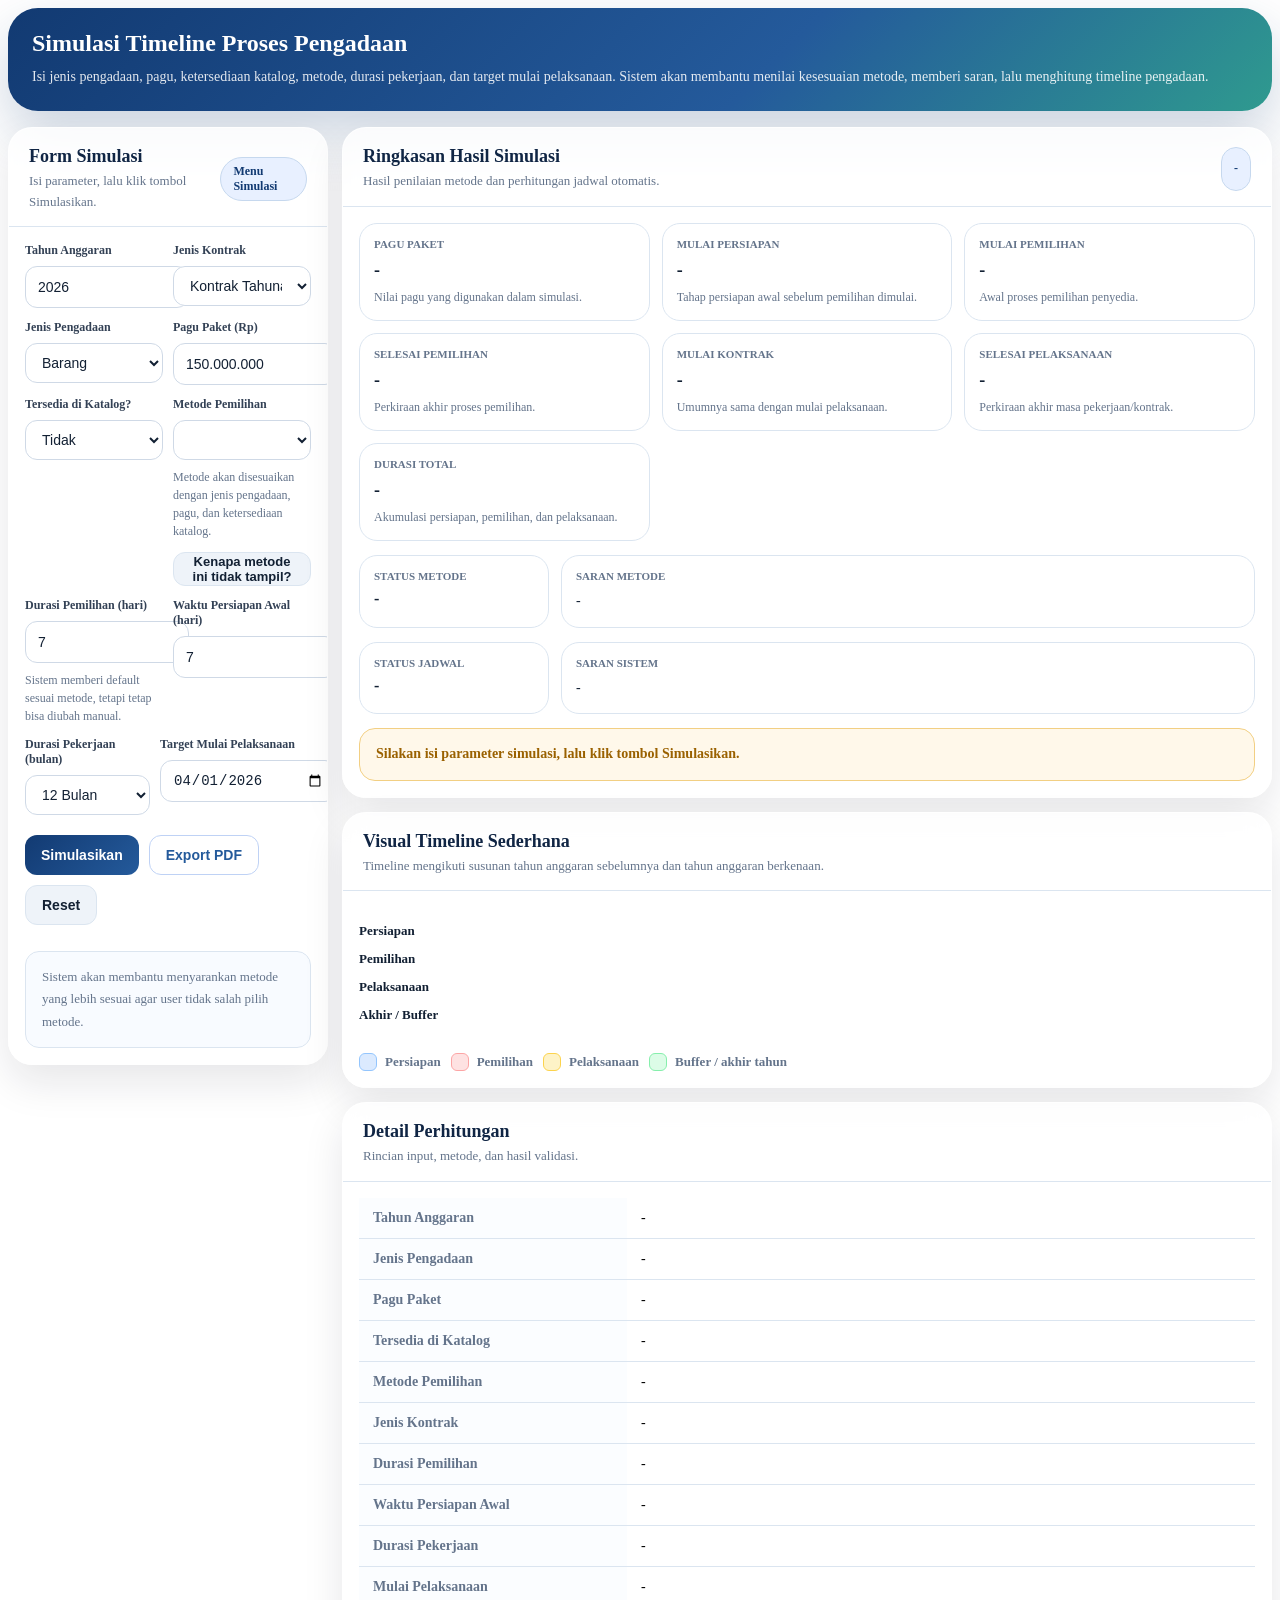
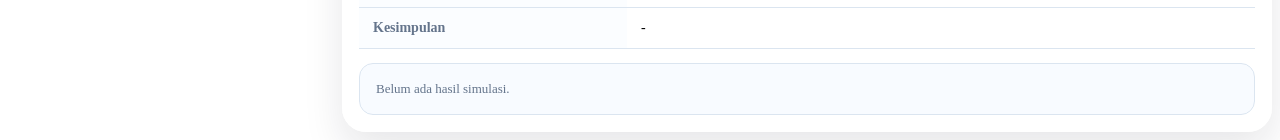
<file: modules/timeline/simulasi-timeline.html>
<!DOCTYPE html>
<html lang="id">
<head>
  <meta charset="UTF-8">
  <meta name="viewport" content="width=device-width, initial-scale=1">
  <title>SIPPBJ - Simulasi Timeline Pengadaan</title>
  <link rel="stylesheet" href="simulasi-timeline.css">
</head>
<body>
  <div class="timeline-module">
    <div class="app no-sidebar">
      <main class="main">
        <div class="content" id="printArea">
          <div class="print-only print-heading"></div>

          <section class="hero">
            <h1>Simulasi Timeline Proses Pengadaan</h1>
            <p>
              Isi jenis pengadaan, pagu, ketersediaan katalog, metode, durasi pekerjaan, dan target mulai pelaksanaan.
              Sistem akan membantu menilai kesesuaian metode, memberi saran, lalu menghitung timeline pengadaan.
            </p>
          </section>

          <div class="grid">
            <div class="card">
              <div class="card-header">
                <div>
                  <h2 class="card-title">Form Simulasi</h2>
                  <p class="card-subtitle">Isi parameter, lalu klik tombol Simulasikan.</p>
                </div>
                <span class="badge">Menu Simulasi</span>
              </div>

              <div class="card-body">
                <div class="form-grid">
                  <div class="inline-grid">
                    <div class="field">
                      <label for="tahunAnggaran">Tahun Anggaran</label>
                      <input
                        type="number"
                        id="tahunAnggaran"
                        class="input"
                        value="2026"
                        min="2020"
                        max="2100"
                      >
                    </div>

                    <div class="field">
                      <label for="jenisKontrak">Jenis Kontrak</label>
                      <select id="jenisKontrak" class="select">
                        <option value="single">Kontrak Tahunan (Single Year)</option>
                        <option value="multi">Kontrak Jamak (Multi Year)</option>
                      </select>
                    </div>
                  </div>

                  <div class="inline-grid">
                    <div class="field">
                      <label for="jenisPengadaan">Jenis Pengadaan</label>
                      <select id="jenisPengadaan" class="select">
                        <option value="Barang">Barang</option>
                        <option value="Pekerjaan Konstruksi">Pekerjaan Konstruksi</option>
                        <option value="Jasa Konsultansi">Jasa Konsultansi</option>
                        <option value="Jasa Lainnya">Jasa Lainnya</option>
                      </select>
                    </div>

                    <div class="field">
                      <label for="paguPaket">Pagu Paket (Rp)</label>
                      <input
                        type="text"
                        id="paguPaket"
                        class="input"
                        value="150.000.000"
                        inputmode="numeric"
                        placeholder="Contoh: 150.000.000"
                      >
                    </div>
                  </div>

                  <div class="inline-grid">
                    <div class="field">
                      <label for="tersediaKatalog">Tersedia di Katalog?</label>
                      <select id="tersediaKatalog" class="select">
                        <option value="tidak">Tidak</option>
                        <option value="ya">Ya</option>
                      </select>
                    </div>

                    <div class="field">
                      <label for="metodePemilihan">Metode Pemilihan</label>
                      <select id="metodePemilihan" class="select"></select>
                      <small id="helpMetode">
                        Metode akan disesuaikan dengan jenis pengadaan, pagu, dan ketersediaan katalog.
                      </small>

                      <div class="method-help-actions">
                        <button type="button" class="btn btn-light btn-small" id="btnWhyMethod">
                          Kenapa metode ini tidak tampil?
                        </button>
                      </div>

                      <div class="why-method-box" id="whyMethodBox" style="display:none;">
                        <div class="why-method-title">Penjelasan Sistem</div>
                        <div class="why-method-text" id="whyMethodText">-</div>
                      </div>
                    </div>
                  </div>

                  <div class="inline-grid">
                    <div class="field">
                      <label for="durasiPemilihan">Durasi Pemilihan (hari)</label>
                      <input
                        type="number"
                        id="durasiPemilihan"
                        class="input"
                        value="7"
                        min="1"
                      >
                      <small id="helpDurasiPemilihan">
                        Sistem memberi default sesuai metode, tetapi tetap bisa diubah manual.
                      </small>
                    </div>

                    <div class="field">
                      <label for="waktuPersiapanAwal">Waktu Persiapan Awal (hari)</label>
                      <input
                        type="number"
                        id="waktuPersiapanAwal"
                        class="input"
                        value="7"
                        min="0"
                      >
                    </div>
                  </div>

                  <div class="inline-grid">
                    <div class="field">
                      <label for="durasiPekerjaan">Durasi Pekerjaan (bulan)</label>
                      <select id="durasiPekerjaan" class="select">
                        <option value="1">1 Bulan</option>
                        <option value="2">2 Bulan</option>
                        <option value="3">3 Bulan</option>
                        <option value="4">4 Bulan</option>
                        <option value="5">5 Bulan</option>
                        <option value="6">6 Bulan</option>
                        <option value="7">7 Bulan</option>
                        <option value="8">8 Bulan</option>
                        <option value="9">9 Bulan</option>
                        <option value="10">10 Bulan</option>
                        <option value="11">11 Bulan</option>
                        <option value="12" selected>12 Bulan</option>
                      </select>
                    </div>

                    <div class="field">
                      <label for="mulaiPelaksanaan">Target Mulai Pelaksanaan</label>
                      <input
                        type="date"
                        id="mulaiPelaksanaan"
                        class="input"
                        value="2026-04-01"
                      >
                    </div>
                  </div>

                  <div class="actions no-print">
                    <button class="btn btn-primary" id="btnSimulasikan" type="button">Simulasikan</button>
                    <button class="btn btn-outline" id="btnExportPdf" type="button">Export PDF</button>
                    <button class="btn btn-light" id="btnReset" type="button">Reset</button>
                  </div>

                  <div class="info-note" id="infoRule">
                    Sistem akan membantu menyarankan metode yang lebih sesuai agar user tidak salah pilih metode.
                  </div>
                </div>
              </div>
            </div>

            <div class="right-panel">
              <div class="card">
                <div class="card-header">
                  <div>
                    <h2 class="card-title">Ringkasan Hasil Simulasi</h2>
                    <p class="card-subtitle">Hasil penilaian metode dan perhitungan jadwal otomatis.</p>
                  </div>
                  <span class="badge" id="badgeMetode">-</span>
                </div>

                <div class="card-body">
                  <div class="summary-grid">
                    <div class="summary-box">
                      <div class="label">Pagu Paket</div>
                      <div class="value" id="outPaguPaket">-</div>
                      <div class="sub">Nilai pagu yang digunakan dalam simulasi.</div>
                    </div>

                    <div class="summary-box">
                      <div class="label">Mulai Persiapan</div>
                      <div class="value" id="outMulaiPersiapan">-</div>
                      <div class="sub">Tahap persiapan awal sebelum pemilihan dimulai.</div>
                    </div>

                    <div class="summary-box">
                      <div class="label">Mulai Pemilihan</div>
                      <div class="value" id="outMulaiPemilihan">-</div>
                      <div class="sub">Awal proses pemilihan penyedia.</div>
                    </div>

                    <div class="summary-box">
                      <div class="label">Selesai Pemilihan</div>
                      <div class="value" id="outSelesaiPemilihan">-</div>
                      <div class="sub">Perkiraan akhir proses pemilihan.</div>
                    </div>

                    <div class="summary-box">
                      <div class="label">Mulai Kontrak</div>
                      <div class="value" id="outMulaiKontrak">-</div>
                      <div class="sub">Umumnya sama dengan mulai pelaksanaan.</div>
                    </div>

                    <div class="summary-box">
                      <div class="label">Selesai Pelaksanaan</div>
                      <div class="value" id="outSelesaiPelaksanaan">-</div>
                      <div class="sub">Perkiraan akhir masa pekerjaan/kontrak.</div>
                    </div>

                    <div class="summary-box">
                      <div class="label">Durasi Total</div>
                      <div class="value" id="outDurasiTotal">-</div>
                      <div class="sub">Akumulasi persiapan, pemilihan, dan pelaksanaan.</div>
                    </div>
                  </div>

                  <div class="advice-grid">
                    <div class="mini-card">
                      <div class="mini-title">Status Metode</div>
                      <div class="mini-value" id="outStatusMetode">-</div>
                    </div>
                    <div class="mini-card">
                      <div class="mini-title">Saran Metode</div>
                      <div class="mini-text" id="outSaranMetode">-</div>
                    </div>
                  </div>

                  <div class="advice-grid">
                    <div class="mini-card">
                      <div class="mini-title">Status Jadwal</div>
                      <div class="mini-value" id="outStatusJadwal">-</div>
                    </div>
                    <div class="mini-card">
                      <div class="mini-title">Saran Sistem</div>
                      <div class="mini-text" id="outSaranSistem">-</div>
                    </div>
                  </div>

                  <div class="status-wrap">
                    <div id="statusBox" class="status-box status-warning">
                      Silakan isi parameter simulasi, lalu klik tombol <strong>Simulasikan</strong>.
                    </div>
                  </div>
                </div>
              </div>

              <div class="card">
                <div class="card-header">
                  <div>
                    <h2 class="card-title">Visual Timeline Sederhana</h2>
                    <p class="card-subtitle">
                      Timeline mengikuti susunan tahun anggaran sebelumnya dan tahun anggaran berkenaan.
                    </p>
                  </div>
                </div>

                <div class="card-body">
                  <div class="timeline-wrapper">
                    <div class="timeline-super-header" id="timelineSuperHeader"></div>
                    <div class="timeline-header" id="timelineHeader"></div>

                    <div class="timeline-row">
                      <div class="timeline-label">Persiapan</div>
                      <div class="timeline-track timeline-track-16" id="rowPersiapan"></div>
                    </div>

                    <div class="timeline-row">
                      <div class="timeline-label">Pemilihan</div>
                      <div class="timeline-track timeline-track-16" id="rowPemilihan"></div>
                    </div>

                    <div class="timeline-row">
                      <div class="timeline-label">Pelaksanaan</div>
                      <div class="timeline-track timeline-track-16" id="rowPelaksanaan"></div>
                    </div>

                    <div class="timeline-row">
                      <div class="timeline-label">Akhir / Buffer</div>
                      <div class="timeline-track timeline-track-16" id="rowAkhir"></div>
                    </div>
                  </div>

                  <div class="legend">
                    <div class="legend-item">
                      <span class="legend-dot dot-persiapan"></span>
                      <span>Persiapan</span>
                    </div>

                    <div class="legend-item">
                      <span class="legend-dot dot-pemilihan"></span>
                      <span>Pemilihan</span>
                    </div>

                    <div class="legend-item">
                      <span class="legend-dot dot-pelaksanaan"></span>
                      <span>Pelaksanaan</span>
                    </div>

                    <div class="legend-item">
                      <span class="legend-dot dot-akhir"></span>
                      <span>Buffer / akhir tahun</span>
                    </div>
                  </div>
                </div>
              </div>

              <div class="card">
                <div class="card-header">
                  <div>
                    <h2 class="card-title">Detail Perhitungan</h2>
                    <p class="card-subtitle">Rincian input, metode, dan hasil validasi.</p>
                  </div>
                </div>

                <div class="card-body">
                  <table class="detail-table">
                    <tbody>
                      <tr>
                        <th>Tahun Anggaran</th>
                        <td id="detailTahun">-</td>
                      </tr>
                      <tr>
                        <th>Jenis Pengadaan</th>
                        <td id="detailJenisPengadaan">-</td>
                      </tr>
                      <tr>
                        <th>Pagu Paket</th>
                        <td id="detailPaguPaket">-</td>
                      </tr>
                      <tr>
                        <th>Tersedia di Katalog</th>
                        <td id="detailKatalog">-</td>
                      </tr>
                      <tr>
                        <th>Metode Pemilihan</th>
                        <td id="detailMetode">-</td>
                      </tr>
                      <tr>
                        <th>Jenis Kontrak</th>
                        <td id="detailJenisKontrak">-</td>
                      </tr>
                      <tr>
                        <th>Durasi Pemilihan</th>
                        <td id="detailDurasiPemilihan">-</td>
                      </tr>
                      <tr>
                        <th>Waktu Persiapan Awal</th>
                        <td id="detailWaktuPersiapanAwal">-</td>
                      </tr>
                      <tr>
                        <th>Durasi Pekerjaan</th>
                        <td id="detailDurasiPekerjaan">-</td>
                      </tr>
                      <tr>
                        <th>Mulai Pelaksanaan</th>
                        <td id="detailMulaiPelaksanaan">-</td>
                      </tr>
                      <tr>
                        <th>Kesimpulan</th>
                        <td id="detailKesimpulan">-</td>
                      </tr>
                    </tbody>
                  </table>

                  <div class="info-note" id="catatanTambahan">
                    Belum ada hasil simulasi.
                  </div>
                </div>
              </div>
            </div>
          </div>
        </div>
      </main>
    </div>
  </div>

  <script src="simulasi-timeline.js"></script>
</body>
</html>
</file>
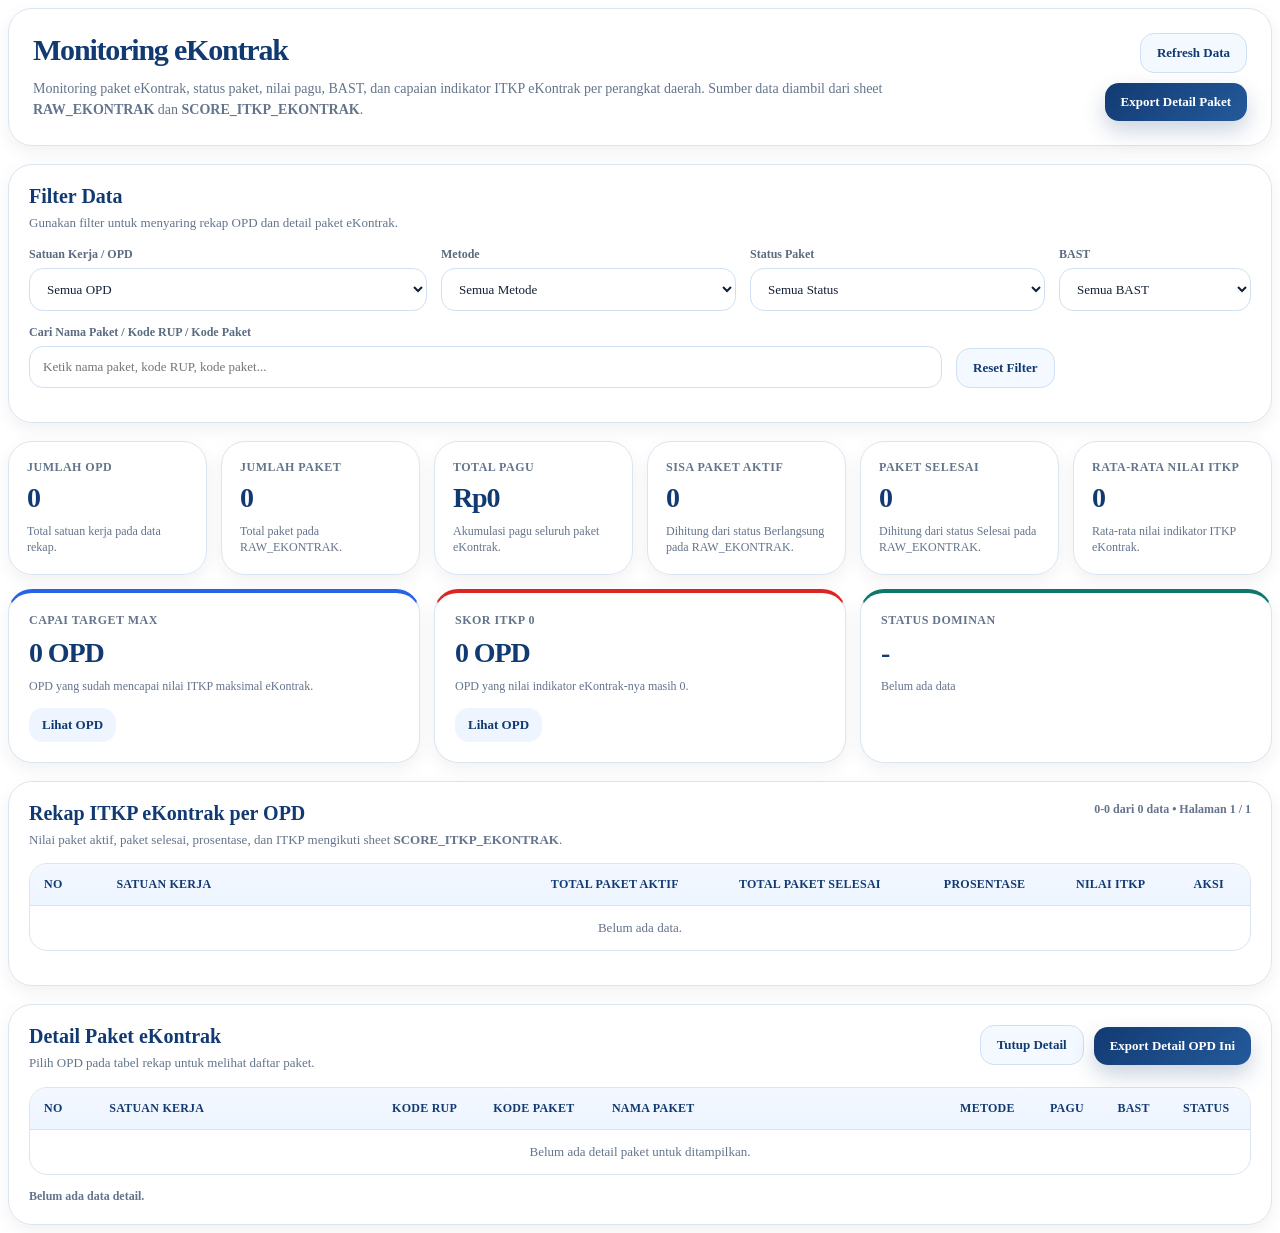
<file: modules/monitoring/itkp-ekontrak/itkp-ekontrak.html>
<!DOCTYPE html>
<html lang="id">
<head>
  <meta charset="UTF-8">
  <meta name="viewport" content="width=device-width, initial-scale=1.0">
  <title>Monitoring eKontrak</title>
  <link rel="stylesheet" href="./itkp-ekontrak.css">
</head>
<body>
  <div class="itkp-ekontrak-page">
    <div class="page">
      <section class="hero">
        <div class="hero-left">
          <h1 class="hero-title">Monitoring eKontrak</h1>
          <p class="hero-subtitle">
            Monitoring paket eKontrak, status paket, nilai pagu, BAST, dan capaian indikator ITKP eKontrak per perangkat daerah.
            Sumber data diambil dari sheet <strong>RAW_EKONTRAK</strong> dan <strong>SCORE_ITKP_EKONTRAK</strong>.
          </p>
          <div class="error-box" id="errorBox"></div>
        </div>

        <div class="hero-actions">
          <button type="button" class="btn btn-soft" id="btnRefresh">Refresh Data</button>
          <button type="button" class="btn btn-primary" id="btnExportDetail">Export Detail Paket</button>
        </div>
      </section>

      <section class="panel">
        <h2 class="section-title">Filter Data</h2>
        <p class="section-subtitle">Gunakan filter untuk menyaring rekap OPD dan detail paket eKontrak.</p>

        <div class="spacer-14"></div>

        <div class="filters">
          <div class="field span-4">
            <label for="filterOpd">Satuan Kerja / OPD</label>
            <select id="filterOpd">
              <option value="">Semua OPD</option>
            </select>
          </div>

          <div class="field span-3">
            <label for="filterMetode">Metode</label>
            <select id="filterMetode">
              <option value="">Semua Metode</option>
            </select>
          </div>

          <div class="field span-3">
            <label for="filterStatus">Status Paket</label>
            <select id="filterStatus">
              <option value="">Semua Status</option>
            </select>
          </div>

          <div class="field span-2">
            <label for="filterBast">BAST</label>
            <select id="filterBast">
              <option value="">Semua BAST</option>
              <option value="ADA">Ada BAST</option>
              <option value="KOSONG">Belum Ada BAST</option>
            </select>
          </div>

          <div class="field span-9">
            <label for="searchKeyword">Cari Nama Paket / Kode RUP / Kode Paket</label>
            <input type="text" id="searchKeyword" placeholder="Ketik nama paket, kode RUP, kode paket...">
          </div>

          <div class="field span-3">
            <div class="toolbar-inline">
              <button type="button" class="btn btn-soft" id="btnResetFilter">Reset Filter</button>
            </div>
          </div>

          <div class="field span-12">
            <div class="loading-box" id="loadingBox">
              <div class="loading-line">
                <span class="loading-dot"></span>
                <span id="loadingText">Menyiapkan permintaan data...</span>
              </div>
            </div>
          </div>
        </div>
      </section>

      <section class="stats">
        <div class="stat-card">
          <div class="stat-label">Jumlah OPD</div>
          <div class="stat-value" id="statJumlahOpd">0</div>
          <div class="stat-note">Total satuan kerja pada data rekap.</div>
        </div>

        <div class="stat-card">
          <div class="stat-label">Jumlah Paket</div>
          <div class="stat-value" id="statJumlahPaket">0</div>
          <div class="stat-note">Total paket pada RAW_EKONTRAK.</div>
        </div>

        <div class="stat-card">
          <div class="stat-label">Total Pagu</div>
          <div class="stat-value" id="statTotalPagu">Rp0</div>
          <div class="stat-note">Akumulasi pagu seluruh paket eKontrak.</div>
        </div>

        <div class="stat-card">
          <div class="stat-label">Sisa Paket Aktif</div>
          <div class="stat-value" id="statPaketAktif">0</div>
          <div class="stat-note">Dihitung dari status Berlangsung pada RAW_EKONTRAK.</div>
        </div>

        <div class="stat-card">
          <div class="stat-label">Paket Selesai</div>
          <div class="stat-value" id="statPaketSelesai">0</div>
          <div class="stat-note">Dihitung dari status Selesai pada RAW_EKONTRAK.</div>
        </div>

        <div class="stat-card">
          <div class="stat-label">Rata-rata Nilai ITKP</div>
          <div class="stat-value" id="statAvgItkp">0</div>
          <div class="stat-note">Rata-rata nilai indikator ITKP eKontrak.</div>
        </div>
      </section>

      <section class="mini-insights">
        <div class="insight-card insight-blue">
          <div class="insight-label">Capai Target Max</div>
          <div class="insight-value"><span id="maxCount">0</span> OPD</div>
          <div class="insight-note">OPD yang sudah mencapai nilai ITKP maksimal eKontrak.</div>
          <button type="button" class="btn btn-mini" id="btnShowMaxList">Lihat OPD</button>
        </div>

        <div class="insight-card insight-red">
          <div class="insight-label">Skor ITKP 0</div>
          <div class="insight-value"><span id="zeroCount">0</span> OPD</div>
          <div class="insight-note">OPD yang nilai indikator eKontrak-nya masih 0.</div>
          <button type="button" class="btn btn-mini" id="btnShowZeroList">Lihat OPD</button>
        </div>

        <div class="insight-card insight-green">
          <div class="insight-label">Status Dominan</div>
          <div class="insight-value" id="dominantStatus">-</div>
          <div class="insight-note" id="dominantStatusNote">Belum ada data</div>
        </div>
      </section>

      <section class="panel">
        <div class="panel-head">
          <div>
            <h2 class="section-title">Rekap ITKP eKontrak per OPD</h2>
            <p class="section-subtitle">Nilai paket aktif, paket selesai, prosentase, dan ITKP mengikuti sheet <strong>SCORE_ITKP_EKONTRAK</strong>.</p>
          </div>
          <div class="pagination-info" id="rekapPaginationInfo">0-0 dari 0 data • Halaman 1 / 1</div>
        </div>

        <div class="spacer-14"></div>

        <div class="table-wrap">
          <table>
            <thead>
              <tr>
                <th style="min-width:60px;">No</th>
                <th style="min-width:360px;">Satuan Kerja</th>
                <th>Total Paket Aktif</th>
                <th>Total Paket Selesai</th>
                <th>Prosentase</th>
                <th>Nilai ITKP</th>
                <th>Aksi</th>
              </tr>
            </thead>
            <tbody id="rekapTableBody">
              <tr>
                <td colspan="7" class="center-cell">Belum ada data.</td>
              </tr>
            </tbody>
          </table>
        </div>

        <div class="pagination" id="rekapPagination"></div>
      </section>

      <section class="panel detail-panel">
        <div class="panel-head">
          <div>
            <h2 class="section-title" id="detailTitle">Detail Paket eKontrak</h2>
            <p class="section-subtitle" id="detailSubtitle">Pilih OPD pada tabel rekap untuk melihat daftar paket.</p>
          </div>

          <div class="toolbar-inline">
            <button type="button" class="btn btn-soft" id="btnClearDetail">Tutup Detail</button>
            <button type="button" class="btn btn-primary" id="btnExportCurrentDetail">Export Detail OPD Ini</button>
          </div>
        </div>

        <div class="spacer-14"></div>

        <div class="table-wrap detail-content-wrap">
          <table>
            <thead>
              <tr>
                <th style="min-width:60px;">No</th>
                <th style="min-width:260px;">Satuan Kerja</th>
                <th>Kode RUP</th>
                <th>Kode Paket</th>
                <th style="min-width:320px;">Nama Paket</th>
                <th>Metode</th>
                <th>Pagu</th>
                <th>BAST</th>
                <th>Status</th>
              </tr>
            </thead>
            <tbody id="detailTableBody">
              <tr>
                <td colspan="9" class="center-cell">Belum ada detail paket untuk ditampilkan.</td>
              </tr>
            </tbody>
          </table>
        </div>

        <div class="detail-footer">
          <div class="pagination-info" id="detailPaginationInfo">Belum ada data detail.</div>
          <div class="pagination" id="detailPagination"></div>
        </div>
      </section>
    </div>

    <div class="global-loading-overlay" id="globalLoadingOverlay">
      <div class="global-loading-card">
        <div class="global-spinner"></div>
        <div class="global-loading-title">Memuat Monitoring eKontrak</div>
        <div class="global-loading-text" id="globalLoadingText">Menyiapkan permintaan data...</div>
      </div>
    </div>

    <div class="opd-modal" id="opdModal" hidden>
      <div class="opd-modal-card">
        <div class="opd-modal-head">
          <div>
            <h3 id="modalTitle">Daftar OPD</h3>
            <p id="modalSubtitle">Daftar OPD sesuai kategori.</p>
          </div>
          <button type="button" class="modal-close" id="btnCloseModal"><span class="close-line-icon" aria-hidden="true"></span></button>
        </div>
        <div class="modal-count" id="modalCount">0 OPD</div>
        <div class="modal-list" id="modalList"></div>
      </div>
    </div>
  </div>

  <script src="./itkp-ekontrak.js"></script>
</body>
</html>
</file>
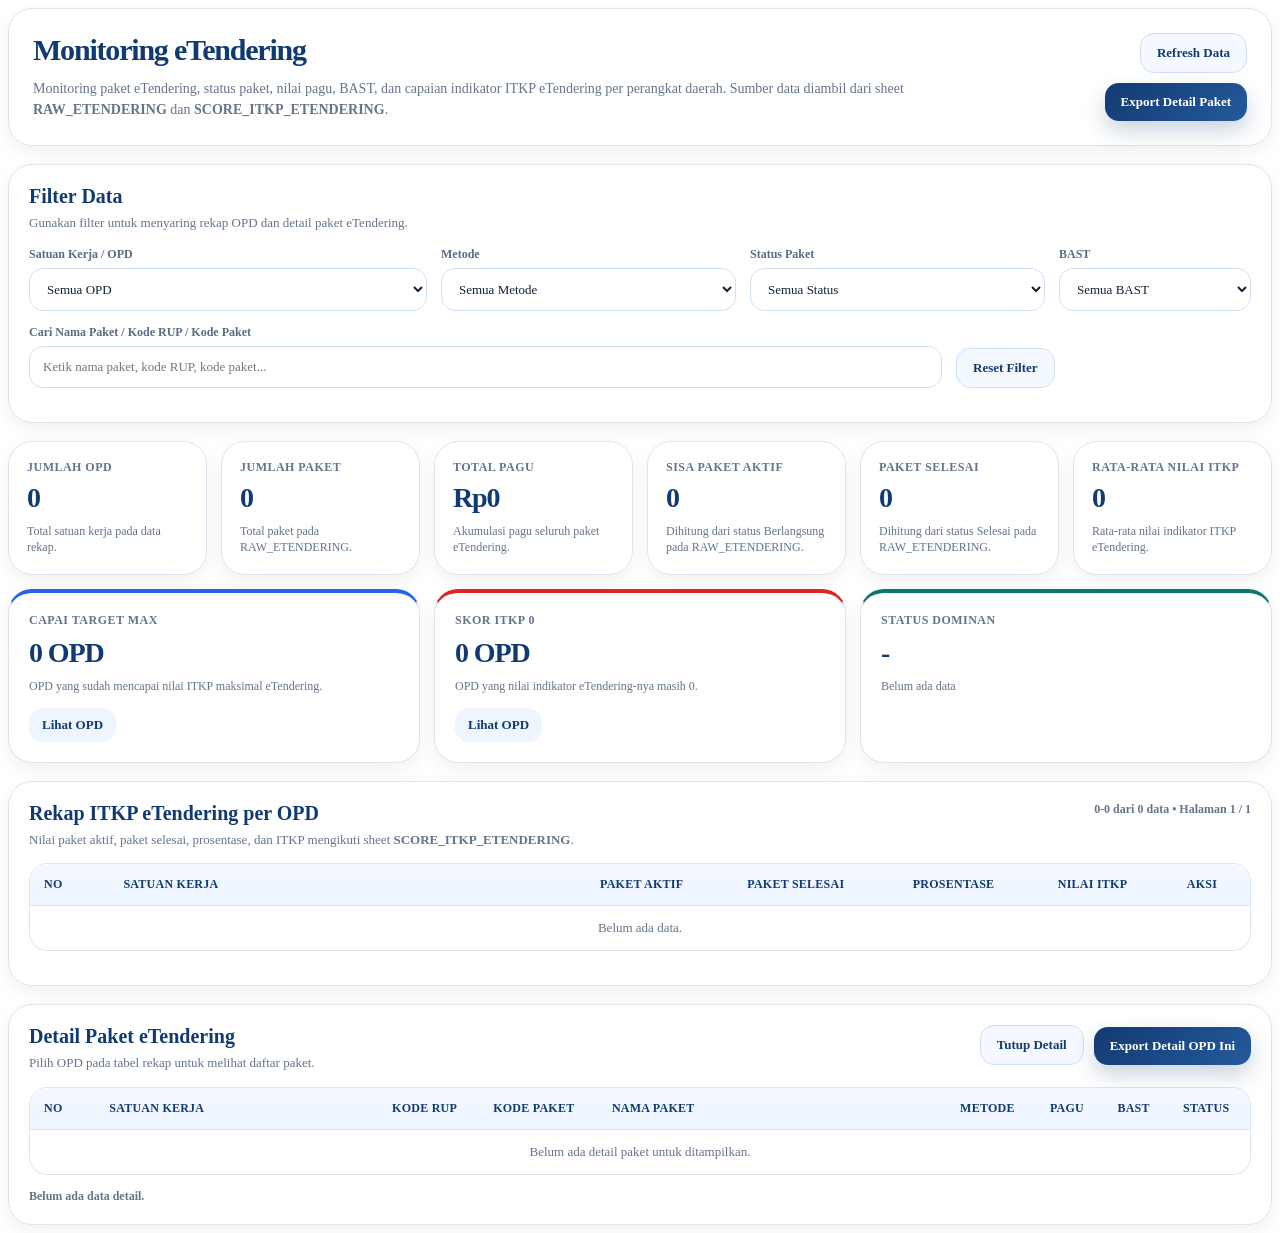
<file: modules/monitoring/itkp-etendering/itkp-etendering.html>
<!DOCTYPE html>
<html lang="id">
<head>
  <meta charset="UTF-8">
  <meta name="viewport" content="width=device-width, initial-scale=1.0">
  <title>Monitoring eTendering</title>
  <link rel="stylesheet" href="./itkp-etendering.css">
</head>
<body>
  <div class="itkp-etendering-page">
    <div class="page">
      <section class="hero">
        <div class="hero-left">
          <h1 class="hero-title">Monitoring eTendering</h1>
          <p class="hero-subtitle">
            Monitoring paket eTendering, status paket, nilai pagu, BAST, dan capaian indikator ITKP eTendering per perangkat daerah.
            Sumber data diambil dari sheet <strong>RAW_ETENDERING</strong> dan <strong>SCORE_ITKP_ETENDERING</strong>.
          </p>
          <div class="error-box" id="errorBox"></div>
        </div>

        <div class="hero-actions">
          <button type="button" class="btn btn-soft" id="btnRefresh">Refresh Data</button>
          <button type="button" class="btn btn-primary" id="btnExportDetail">Export Detail Paket</button>
        </div>
      </section>

      <section class="panel">
        <h2 class="section-title">Filter Data</h2>
        <p class="section-subtitle">Gunakan filter untuk menyaring rekap OPD dan detail paket eTendering.</p>

        <div class="spacer-14"></div>

        <div class="filters">
          <div class="field span-4">
            <label for="filterOpd">Satuan Kerja / OPD</label>
            <select id="filterOpd">
              <option value="">Semua OPD</option>
            </select>
          </div>

          <div class="field span-3">
            <label for="filterMetode">Metode</label>
            <select id="filterMetode">
              <option value="">Semua Metode</option>
            </select>
          </div>

          <div class="field span-3">
            <label for="filterStatus">Status Paket</label>
            <select id="filterStatus">
              <option value="">Semua Status</option>
            </select>
          </div>

          <div class="field span-2">
            <label for="filterBast">BAST</label>
            <select id="filterBast">
              <option value="">Semua BAST</option>
              <option value="ADA">Ada BAST</option>
              <option value="KOSONG">Belum Ada BAST</option>
            </select>
          </div>

          <div class="field span-9">
            <label for="searchKeyword">Cari Nama Paket / Kode RUP / Kode Paket</label>
            <input type="text" id="searchKeyword" placeholder="Ketik nama paket, kode RUP, kode paket...">
          </div>

          <div class="field span-3">
            <div class="toolbar-inline">
              <button type="button" class="btn btn-soft" id="btnResetFilter">Reset Filter</button>
            </div>
          </div>

          <div class="field span-12">
            <div class="loading-box" id="loadingBox">
              <div class="loading-line">
                <span class="loading-dot"></span>
                <span id="loadingText">Menyiapkan permintaan data...</span>
              </div>
            </div>
          </div>
        </div>
      </section>

      <section class="stats">
        <div class="stat-card">
          <div class="stat-label">Jumlah OPD</div>
          <div class="stat-value" id="statJumlahOpd">0</div>
          <div class="stat-note">Total satuan kerja pada data rekap.</div>
        </div>

        <div class="stat-card">
          <div class="stat-label">Jumlah Paket</div>
          <div class="stat-value" id="statJumlahPaket">0</div>
          <div class="stat-note">Total paket pada RAW_ETENDERING.</div>
        </div>

        <div class="stat-card">
          <div class="stat-label">Total Pagu</div>
          <div class="stat-value" id="statTotalPagu">Rp0</div>
          <div class="stat-note">Akumulasi pagu seluruh paket eTendering.</div>
        </div>

        <div class="stat-card">
          <div class="stat-label">Sisa Paket Aktif</div>
          <div class="stat-value" id="statPaketAktif">0</div>
          <div class="stat-note">Dihitung dari status Berlangsung pada RAW_ETENDERING.</div>
        </div>

        <div class="stat-card">
          <div class="stat-label">Paket Selesai</div>
          <div class="stat-value" id="statPaketSelesai">0</div>
          <div class="stat-note">Dihitung dari status Selesai pada RAW_ETENDERING.</div>
        </div>

        <div class="stat-card">
          <div class="stat-label">Rata-rata Nilai ITKP</div>
          <div class="stat-value" id="statAvgItkp">0</div>
          <div class="stat-note">Rata-rata nilai indikator ITKP eTendering.</div>
        </div>
      </section>

      <section class="mini-insights">
        <div class="insight-card insight-blue">
          <div class="insight-label">Capai Target Max</div>
          <div class="insight-value"><span id="maxCount">0</span> OPD</div>
          <div class="insight-note">OPD yang sudah mencapai nilai ITKP maksimal eTendering.</div>
          <button type="button" class="btn btn-mini" id="btnShowMaxList">Lihat OPD</button>
        </div>

        <div class="insight-card insight-red">
          <div class="insight-label">Skor ITKP 0</div>
          <div class="insight-value"><span id="zeroCount">0</span> OPD</div>
          <div class="insight-note">OPD yang nilai indikator eTendering-nya masih 0.</div>
          <button type="button" class="btn btn-mini" id="btnShowZeroList">Lihat OPD</button>
        </div>

        <div class="insight-card insight-green">
          <div class="insight-label">Status Dominan</div>
          <div class="insight-value" id="dominantStatus">-</div>
          <div class="insight-note" id="dominantStatusNote">Belum ada data</div>
        </div>
      </section>

      <section class="panel">
        <div class="panel-head">
          <div>
            <h2 class="section-title">Rekap ITKP eTendering per OPD</h2>
            <p class="section-subtitle">Nilai paket aktif, paket selesai, prosentase, dan ITKP mengikuti sheet <strong>SCORE_ITKP_ETENDERING</strong>.</p>
          </div>
          <div class="pagination-info" id="rekapPaginationInfo">0-0 dari 0 data • Halaman 1 / 1</div>
        </div>

        <div class="spacer-14"></div>

        <div class="table-wrap">
          <table>
            <thead>
              <tr>
                <th style="min-width:60px;">No</th>
                <th style="min-width:360px;">Satuan Kerja</th>
                <th>Paket Aktif</th>
                <th>Paket Selesai</th>
                <th>Prosentase</th>
                <th>Nilai ITKP</th>
                <th>Aksi</th>
              </tr>
            </thead>
            <tbody id="rekapTableBody">
              <tr>
                <td colspan="7" class="center-cell">Belum ada data.</td>
              </tr>
            </tbody>
          </table>
        </div>

        <div class="pagination" id="rekapPagination"></div>
      </section>

      <section class="panel detail-panel">
        <div class="panel-head">
          <div>
            <h2 class="section-title" id="detailTitle">Detail Paket eTendering</h2>
            <p class="section-subtitle" id="detailSubtitle">Pilih OPD pada tabel rekap untuk melihat daftar paket.</p>
          </div>

          <div class="toolbar-inline">
            <button type="button" class="btn btn-soft" id="btnClearDetail">Tutup Detail</button>
            <button type="button" class="btn btn-primary" id="btnExportCurrentDetail">Export Detail OPD Ini</button>
          </div>
        </div>

        <div class="spacer-14"></div>

        <div class="table-wrap detail-content-wrap">
          <table>
            <thead>
              <tr>
                <th style="min-width:60px;">No</th>
                <th style="min-width:260px;">Satuan Kerja</th>
                <th>Kode RUP</th>
                <th>Kode Paket</th>
                <th style="min-width:320px;">Nama Paket</th>
                <th>Metode</th>
                <th>Pagu</th>
                <th>BAST</th>
                <th>Status</th>
              </tr>
            </thead>
            <tbody id="detailTableBody">
              <tr>
                <td colspan="9" class="center-cell">Belum ada detail paket untuk ditampilkan.</td>
              </tr>
            </tbody>
          </table>
        </div>

        <div class="detail-footer">
          <div class="pagination-info" id="detailPaginationInfo">Belum ada data detail.</div>
          <div class="pagination" id="detailPagination"></div>
        </div>
      </section>
    </div>

    <div class="global-loading-overlay" id="globalLoadingOverlay">
      <div class="global-loading-card">
        <div class="global-spinner"></div>
        <div class="global-loading-title">Memuat Monitoring eTendering</div>
        <div class="global-loading-text" id="globalLoadingText">Menyiapkan permintaan data...</div>
      </div>
    </div>

    <div class="opd-modal" id="opdModal" hidden>
      <div class="opd-modal-card">
        <div class="opd-modal-head">
          <div>
            <h3 id="modalTitle">Daftar OPD</h3>
            <p id="modalSubtitle">Daftar OPD sesuai kategori.</p>
          </div>
          <button type="button" class="modal-close" id="btnCloseModal"><span class="close-line-icon" aria-hidden="true"></span></button>
        </div>
        <div class="modal-count" id="modalCount">0 OPD</div>
        <div class="modal-list" id="modalList"></div>
      </div>
    </div>
  </div>

  <script src="./itkp-etendering.js"></script>
</body>
</html>
</file>
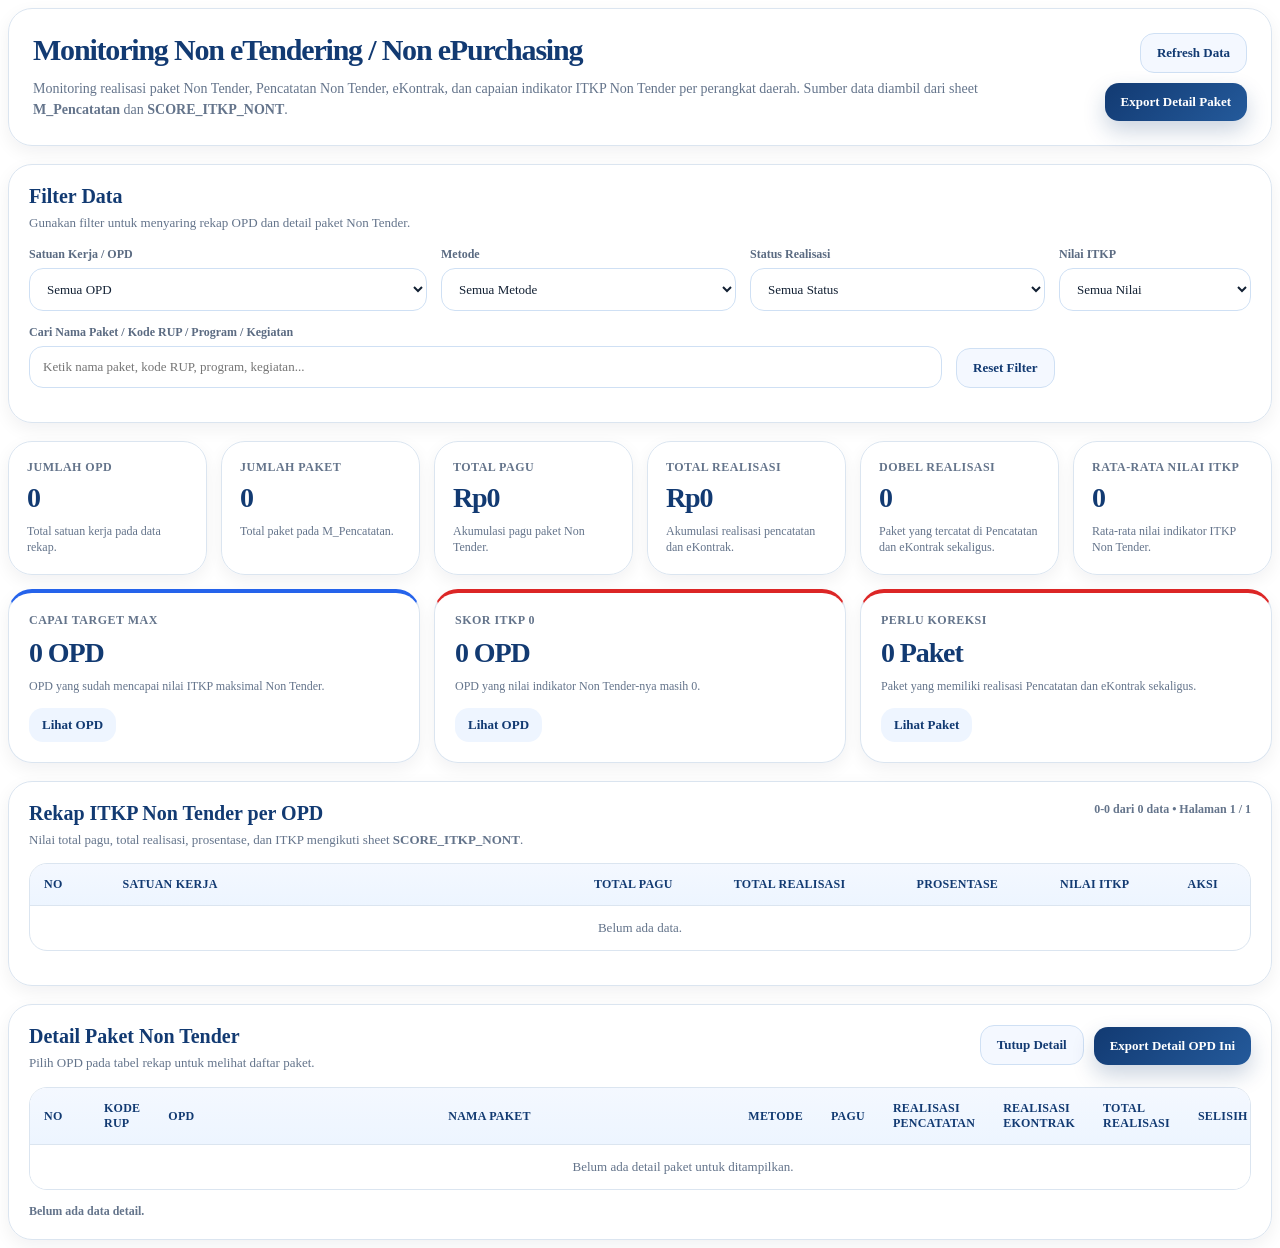
<file: modules/monitoring/itkp-nontender/itkp-nontender.html>
<!DOCTYPE html>
<html lang="id">
<head>
  <meta charset="UTF-8">
  <meta name="viewport" content="width=device-width, initial-scale=1.0">
  <title>Monitoring Non eTendering / Non ePurchasing</title>
  <link rel="stylesheet" href="./itkp-nontender.css">
</head>
<body>
  <div class="itkp-nontender-page">
    <div class="page">
      <section class="hero">
        <div class="hero-left">
          <h1 class="hero-title">Monitoring Non eTendering / Non ePurchasing</h1>
          <p class="hero-subtitle">
            Monitoring realisasi paket Non Tender, Pencatatan Non Tender, eKontrak, dan capaian indikator ITKP Non Tender per perangkat daerah.
            Sumber data diambil dari sheet <strong>M_Pencatatan</strong> dan <strong>SCORE_ITKP_NONT</strong>.
          </p>
          <div class="error-box" id="errorBox"></div>
        </div>

        <div class="hero-actions">
          <button type="button" class="btn btn-soft" id="btnRefresh">Refresh Data</button>
          <button type="button" class="btn btn-primary" id="btnExportDetail">Export Detail Paket</button>
        </div>
      </section>

      <section class="panel">
        <h2 class="section-title">Filter Data</h2>
        <p class="section-subtitle">Gunakan filter untuk menyaring rekap OPD dan detail paket Non Tender.</p>

        <div class="spacer-14"></div>

        <div class="filters">
          <div class="field span-4">
            <label for="filterOpd">Satuan Kerja / OPD</label>
            <select id="filterOpd">
              <option value="">Semua OPD</option>
            </select>
          </div>

          <div class="field span-3">
            <label for="filterMetode">Metode</label>
            <select id="filterMetode">
              <option value="">Semua Metode</option>
            </select>
          </div>

          <div class="field span-3">
            <label for="filterStatus">Status Realisasi</label>
            <select id="filterStatus">
              <option value="">Semua Status</option>
              <option value="SUDAH_REALISASI">Sudah Realisasi</option>
              <option value="BELUM_REALISASI">Belum Realisasi</option>
              <option value="DOBEL_REALISASI">Dobel Realisasi</option>
            </select>
          </div>

          <div class="field span-2">
            <label for="filterItkp">Nilai ITKP</label>
            <select id="filterItkp">
              <option value="">Semua Nilai</option>
              <option value="MAX">Capai Max</option>
              <option value="ZERO">Nilai 0</option>
            </select>
          </div>

          <div class="field span-9">
            <label for="searchKeyword">Cari Nama Paket / Kode RUP / Program / Kegiatan</label>
            <input type="text" id="searchKeyword" placeholder="Ketik nama paket, kode RUP, program, kegiatan...">
          </div>

          <div class="field span-3">
            <div class="toolbar-inline">
              <button type="button" class="btn btn-soft" id="btnResetFilter">Reset Filter</button>
            </div>
          </div>

          <div class="field span-12">
            <div class="loading-box" id="loadingBox">
              <div class="loading-line">
                <span class="loading-dot"></span>
                <span id="loadingText">Menyiapkan permintaan data...</span>
              </div>
            </div>
          </div>
        </div>
      </section>

      <section class="stats">
        <div class="stat-card">
          <div class="stat-label">Jumlah OPD</div>
          <div class="stat-value" id="statJumlahOpd">0</div>
          <div class="stat-note">Total satuan kerja pada data rekap.</div>
        </div>

        <div class="stat-card">
          <div class="stat-label">Jumlah Paket</div>
          <div class="stat-value" id="statJumlahPaket">0</div>
          <div class="stat-note">Total paket pada M_Pencatatan.</div>
        </div>

        <div class="stat-card">
          <div class="stat-label">Total Pagu</div>
          <div class="stat-value" id="statTotalPagu">Rp0</div>
          <div class="stat-note">Akumulasi pagu paket Non Tender.</div>
        </div>

        <div class="stat-card">
          <div class="stat-label">Total Realisasi</div>
          <div class="stat-value" id="statTotalRealisasi">Rp0</div>
          <div class="stat-note">Akumulasi realisasi pencatatan dan eKontrak.</div>
        </div>

        <div class="stat-card">
          <div class="stat-label">Dobel Realisasi</div>
          <div class="stat-value" id="statDobelRealisasi">0</div>
          <div class="stat-note">Paket yang tercatat di Pencatatan dan eKontrak sekaligus.</div>
        </div>

        <div class="stat-card">
          <div class="stat-label">Rata-rata Nilai ITKP</div>
          <div class="stat-value" id="statAvgItkp">0</div>
          <div class="stat-note">Rata-rata nilai indikator ITKP Non Tender.</div>
        </div>
      </section>

      <section class="mini-insights">
        <div class="insight-card insight-blue">
          <div class="insight-label">Capai Target Max</div>
          <div class="insight-value"><span id="maxCount">0</span> OPD</div>
          <div class="insight-note">OPD yang sudah mencapai nilai ITKP maksimal Non Tender.</div>
          <button type="button" class="btn btn-mini" id="btnShowMaxList">Lihat OPD</button>
        </div>

        <div class="insight-card insight-red">
          <div class="insight-label">Skor ITKP 0</div>
          <div class="insight-value"><span id="zeroCount">0</span> OPD</div>
          <div class="insight-note">OPD yang nilai indikator Non Tender-nya masih 0.</div>
          <button type="button" class="btn btn-mini" id="btnShowZeroList">Lihat OPD</button>
        </div>

        <div class="insight-card insight-red">
          <div class="insight-label">Perlu Koreksi</div>
          <div class="insight-value"><span id="doubleCount">0</span> Paket</div>
          <div class="insight-note">Paket yang memiliki realisasi Pencatatan dan eKontrak sekaligus.</div>
          <button type="button" class="btn btn-mini" id="btnShowDoubleList">Lihat Paket</button>
        </div>
      </section>

      <section class="panel">
        <div class="panel-head">
          <div>
            <h2 class="section-title">Rekap ITKP Non Tender per OPD</h2>
            <p class="section-subtitle">Nilai total pagu, total realisasi, prosentase, dan ITKP mengikuti sheet <strong>SCORE_ITKP_NONT</strong>.</p>
          </div>
          <div class="pagination-info" id="rekapPaginationInfo">0-0 dari 0 data • Halaman 1 / 1</div>
        </div>

        <div class="spacer-14"></div>

        <div class="table-wrap">
          <table>
            <thead>
              <tr>
                <th style="min-width:60px;">No</th>
                <th style="min-width:360px;">Satuan Kerja</th>
                <th>Total Pagu</th>
                <th>Total Realisasi</th>
                <th>Prosentase</th>
                <th>Nilai ITKP</th>
                <th>Aksi</th>
              </tr>
            </thead>
            <tbody id="rekapTableBody">
              <tr>
                <td colspan="7" class="center-cell">Belum ada data.</td>
              </tr>
            </tbody>
          </table>
        </div>

        <div class="pagination" id="rekapPagination"></div>
      </section>

      <section class="panel detail-panel">
        <div class="panel-head">
          <div>
            <h2 class="section-title" id="detailTitle">Detail Paket Non Tender</h2>
            <p class="section-subtitle" id="detailSubtitle">Pilih OPD pada tabel rekap untuk melihat daftar paket.</p>
          </div>

          <div class="toolbar-inline">
            <button type="button" class="btn btn-soft" id="btnClearDetail">Tutup Detail</button>
            <button type="button" class="btn btn-primary" id="btnExportCurrentDetail">Export Detail OPD Ini</button>
          </div>
        </div>

        <div class="spacer-14"></div>

        <div class="table-wrap detail-content-wrap">
          <table>
            <thead>
              <tr>
                <th style="min-width:60px;">No</th>
                <th>Kode RUP</th>
                <th style="min-width:280px;">OPD</th>
                <th style="min-width:300px;">Nama Paket</th>
                <th>Metode</th>
                <th>Pagu</th>
                <th>Realisasi Pencatatan</th>
                <th>Realisasi eKontrak</th>
                <th>Total Realisasi</th>
                <th>Selisih</th>
                <th>Status</th>
              </tr>
            </thead>
            <tbody id="detailTableBody">
              <tr>
                <td colspan="11" class="center-cell">Belum ada detail paket untuk ditampilkan.</td>
              </tr>
            </tbody>
          </table>
        </div>

        <div class="detail-footer">
          <div class="pagination-info" id="detailPaginationInfo">Belum ada data detail.</div>
          <div class="pagination" id="detailPagination"></div>
        </div>
      </section>
    </div>

    <div class="global-loading-overlay" id="globalLoadingOverlay">
      <div class="global-loading-card">
        <div class="global-spinner"></div>
        <div class="global-loading-title">Memuat Monitoring Non Tender</div>
        <div class="global-loading-text" id="globalLoadingText">Menyiapkan permintaan data...</div>
      </div>
    </div>

    <div class="opd-modal" id="opdModal" hidden>
      <div class="opd-modal-card">
        <div class="opd-modal-head">
          <div>
            <h3 id="modalTitle">Daftar</h3>
            <p id="modalSubtitle">Daftar data sesuai kategori.</p>
          </div>
          <button type="button" class="modal-close" id="btnCloseModal"><span class="close-line-icon" aria-hidden="true"></span></button>
        </div>
        <div class="modal-count" id="modalCount">0 Data</div>
        <div class="modal-list" id="modalList"></div>
      </div>
    </div>
  </div>

  <script src="./itkp-nontender.js"></script>
</body>
</html>
</file>
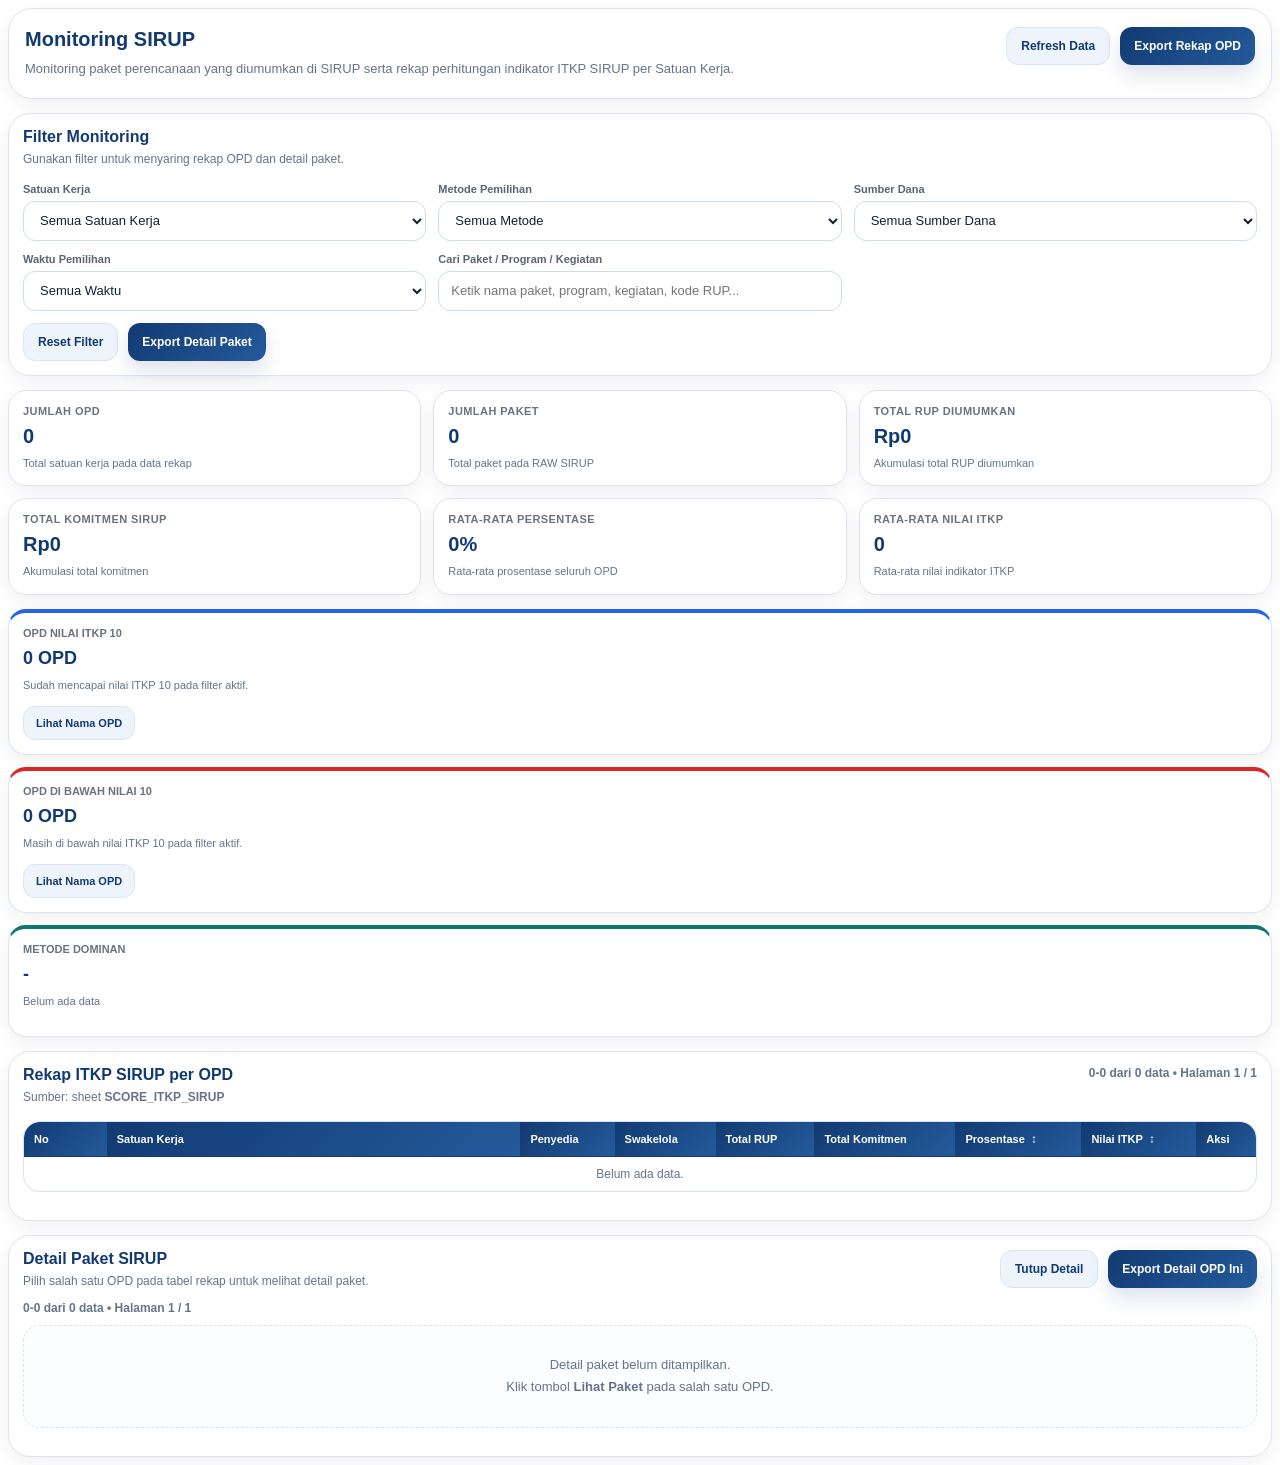
<file: modules/monitoring/itkp-sirup/itkp-sirup.html>
<!DOCTYPE html>
<html lang="id">
<head>
  <meta charset="UTF-8">
  <meta name="viewport" content="width=device-width, initial-scale=1.0">
  <title>Monitoring SIRUP</title>
  <link rel="stylesheet" href="./itkp-sirup.css">
</head>
<body>
  <div class="itkp-sirup-page">
    <div class="page">
      <section class="hero">
        <div class="hero-left">
          <h1 class="hero-title">Monitoring SIRUP</h1>
          <p class="hero-subtitle">
            Monitoring paket perencanaan yang diumumkan di SIRUP serta rekap perhitungan indikator ITKP SIRUP per Satuan Kerja.
          </p>
          <div class="error-box" id="errorBox"></div>
        </div>

        <div class="hero-actions">
          <button type="button" class="btn btn-soft" id="btnRefresh">Refresh Data</button>
          <button type="button" class="btn btn-primary" id="btnExportRekap">Export Rekap OPD</button>
        </div>
      </section>

      <section class="panel">
        <h2 class="section-title">Filter Monitoring</h2>
        <p class="section-subtitle">Gunakan filter untuk menyaring rekap OPD dan detail paket.</p>

        <div class="spacer-14"></div>

        <div class="filters">
          <div class="field span-3">
            <label for="filterOpd">Satuan Kerja</label>
            <select id="filterOpd">
              <option value="">Semua Satuan Kerja</option>
            </select>
          </div>

          <div class="field span-2">
            <label for="filterMetode">Metode Pemilihan</label>
            <select id="filterMetode">
              <option value="">Semua Metode</option>
            </select>
          </div>

          <div class="field span-2">
            <label for="filterSumberDana">Sumber Dana</label>
            <select id="filterSumberDana">
              <option value="">Semua Sumber Dana</option>
            </select>
          </div>

          <div class="field span-2">
            <label for="filterWaktu">Waktu Pemilihan</label>
            <select id="filterWaktu">
              <option value="">Semua Waktu</option>
            </select>
          </div>

          <div class="field span-3">
            <label for="searchPaket">Cari Paket / Program / Kegiatan</label>
            <input type="text" id="searchPaket" placeholder="Ketik nama paket, program, kegiatan, kode RUP...">
          </div>

          <div class="field span-12">
            <div class="toolbar-inline">
              <button type="button" class="btn btn-soft" id="btnResetFilter">Reset Filter</button>
              <button type="button" class="btn btn-primary" id="btnExportDetail">Export Detail Paket</button>
            </div>

            <div class="loading-box" id="loadingBox">
              <div class="loading-line">
                <span class="loading-dot"></span>
                <span id="loadingText">Menyiapkan permintaan data...</span>
              </div>
            </div>
          </div>
        </div>
      </section>

      <section class="stats">
        <div class="stat-card">
          <div class="stat-label">Jumlah OPD</div>
          <div class="stat-value" id="statJumlahOpd">0</div>
          <div class="stat-note" id="statJumlahOpdNote">Total satuan kerja pada data rekap</div>
        </div>

        <div class="stat-card">
          <div class="stat-label">Jumlah Paket</div>
          <div class="stat-value" id="statJumlahPaket">0</div>
          <div class="stat-note" id="statJumlahPaketNote">Total paket pada RAW SIRUP</div>
        </div>

        <div class="stat-card">
          <div class="stat-label">Total RUP Diumumkan</div>
          <div class="stat-value" id="statTotalRup">Rp0</div>
          <div class="stat-note" id="statTotalRupNote">Akumulasi total RUP diumumkan</div>
        </div>

        <div class="stat-card">
          <div class="stat-label">Total Komitmen SIRUP</div>
          <div class="stat-value" id="statTotalKomitmen">Rp0</div>
          <div class="stat-note" id="statTotalKomitmenNote">Akumulasi total komitmen</div>
        </div>

        <div class="stat-card">
          <div class="stat-label">Rata-rata Persentase</div>
          <div class="stat-value" id="statAvgPersen">0%</div>
          <div class="stat-note">Rata-rata prosentase seluruh OPD</div>
        </div>

        <div class="stat-card">
          <div class="stat-label">Rata-rata Nilai ITKP</div>
          <div class="stat-value" id="statAvgItkp">0</div>
          <div class="stat-note">Rata-rata nilai indikator ITKP</div>
        </div>
      </section>

      <section class="mini-insights">
        <div class="insight-card insight-blue">
          <div class="insight-label">OPD Nilai ITKP 10</div>
          <div class="insight-value" id="insightTopOpd">0 OPD</div>
          <div class="insight-note" id="insightTopNote">Sudah mencapai nilai ITKP 10 pada filter aktif.</div>
          <button type="button" class="btn btn-soft btn-sm" id="btnShowItkp10">Lihat Nama OPD</button>
        </div>

        <div class="insight-card insight-red">
          <div class="insight-label">OPD Di Bawah Nilai 10</div>
          <div class="insight-value" id="insightLowOpd">0 OPD</div>
          <div class="insight-note" id="insightLowNote">Masih di bawah nilai ITKP 10 pada filter aktif.</div>
          <button type="button" class="btn btn-soft btn-sm" id="btnShowBelow10">Lihat Nama OPD</button>
        </div>

        <div class="insight-card insight-green">
          <div class="insight-label">Metode Dominan</div>
          <div class="insight-value" id="insightMetode">-</div>
          <div class="insight-note" id="insightMetodeNote">Belum ada data</div>
        </div>
      </section>

      <section class="panel">
        <div class="section-head-inline">
          <div>
            <h2 class="section-title">Rekap ITKP SIRUP per OPD</h2>
            <p class="section-subtitle">Sumber: sheet <strong>SCORE_ITKP_SIRUP</strong></p>
          </div>

          <div class="pagination-info" id="rekapPaginationInfo">0-0 dari 0 data • Halaman 1 / 1</div>
        </div>

        <div class="spacer-14"></div>

        <div class="table-wrap">
          <table>
            <thead>
              <tr>
                <th style="min-width:60px;">No</th>
                <th style="min-width:300px;">Satuan Kerja</th>
                <th>Penyedia</th>
                <th>Swakelola</th>
                <th>Total RUP</th>
                <th>Total Komitmen</th>
                <th>
                  <button type="button" class="sort-head-btn" id="btnSortPersen">
                    Prosentase
                    <span id="sortPersenIcon">↕</span>
                  </button>
                </th>
                <th>
                  <button type="button" class="sort-head-btn" id="btnSortItkp">
                    Nilai ITKP
                    <span id="sortItkpIcon">↕</span>
                  </button>
                </th>
                <th>Aksi</th>
              </tr>
            </thead>

            <tbody id="rekapTableBody">
              <tr>
                <td colspan="9" class="cell-muted center-cell">Belum ada data.</td>
              </tr>
            </tbody>
          </table>
        </div>

        <div class="spacer-14"></div>

        <div class="pagination-bar">
          <div class="pagination-info" id="rekapPaginationInfoBottom" style="display:none;"></div>
          <div class="pagination-buttons" id="rekapPagination"></div>
        </div>
      </section>

      <section class="panel detail-panel">
        <div class="detail-header">
          <div>
            <h2 class="detail-title" id="detailTitle">Detail Paket SIRUP</h2>
            <p class="detail-subtitle" id="detailSubtitle">Pilih salah satu OPD pada tabel rekap untuk melihat detail paket.</p>
          </div>

          <div class="toolbar-inline">
            <button type="button" class="btn btn-soft" id="btnClearSelected">Tutup Detail</button>
            <button type="button" class="btn btn-primary" id="btnExportCurrentDetail">Export Detail OPD Ini</button>
          </div>
        </div>

        <div class="pagination-info" id="detailPaginationInfo" style="margin-top:10px; margin-bottom:10px;">0-0 dari 0 data • Halaman 1 / 1</div>

        <div id="detailContent">
          <div class="empty-state">
            Detail paket belum ditampilkan.<br>
            Klik tombol <strong>Lihat Paket</strong> pada salah satu OPD.
          </div>
        </div>

        <div class="spacer-14"></div>
        <div class="pagination-buttons" id="detailPagination"></div>
      </section>
    </div>

    <div class="global-loading-overlay" id="globalLoadingOverlay">
      <div class="global-loading-card">
        <div class="global-spinner"></div>
        <div class="global-loading-title">Memuat Monitoring SIRUP</div>
        <div class="global-loading-text" id="globalLoadingText">Menyiapkan permintaan data...</div>
      </div>
    </div>

    <div class="opd-modal" id="opdModal" hidden>
      <div class="opd-modal-card">
        <div class="opd-modal-head">
          <div>
            <h3 id="modalTitle">Daftar OPD</h3>
            <p id="modalSubtitle">Daftar nama OPD pada filter aktif.</p>
          </div>
          <button type="button" class="modal-close" id="btnCloseModal"><span class="close-line-icon" aria-hidden="true"></span></button>
        </div>
        <div class="modal-count" id="modalCount">0 OPD</div>
        <div class="modal-list" id="modalList"></div>
      </div>
    </div>
  </div>

  <script src="./itkp-sirup.js"></script>
</body>
</html>
</file>
<file: modules/timeline/simulasi-timeline.css>
.timeline-module{
  width:100%;
}

.timeline-module .app,
.timeline-module .app.no-sidebar{
  display:block;
  min-height:auto;
  width:100%;
}

.timeline-module .main{
  width:100%;
  max-width:none;
  display:block;
}

.timeline-module .topbar{
  display:none !important;
}

.timeline-module .content{
  width:100%;
  max-width:none;
  padding:0;
}

.timeline-module .hero{
  background:linear-gradient(135deg,#123a72 0%,#245a9b 60%,#2f9a8f 100%);
  color:#fff;
  border-radius:30px;
  padding:22px 24px;
  box-shadow:0 24px 56px rgba(18,58,114,.22);
  margin:0 0 16px;
}

.timeline-module .hero h1{
  margin:0 0 8px;
  font-size:24px;
  font-weight:900;
}

.timeline-module .hero p{
  margin:0;
  font-size:14px;
  line-height:1.7;
  color:rgba(255,255,255,.88);
}

.timeline-module .grid{
  display:grid;
  grid-template-columns:320px 1fr;
  gap:14px;
  align-items:start;
}

.timeline-module .card{
  background:rgba(255,255,255,.82);
  backdrop-filter:blur(12px);
  -webkit-backdrop-filter:blur(12px);
  border:1px solid rgba(255,255,255,.65);
  border-radius:24px;
  box-shadow:0 18px 40px rgba(15,23,42,.10);
  overflow:hidden;
}

.timeline-module .card-header{
  padding:18px 20px 14px;
  border-bottom:1px solid #dbe5f0;
  display:flex;
  align-items:center;
  justify-content:space-between;
  gap:12px;
}

.timeline-module .card-title{
  margin:0;
  font-size:18px;
  font-weight:900;
  color:#102544;
}

.timeline-module .card-subtitle{
  margin:4px 0 0;
  font-size:13px;
  color:#64748b;
  line-height:1.6;
}

.timeline-module .card-body{
  padding:16px;
}

.timeline-module .badge{
  display:inline-flex;
  align-items:center;
  justify-content:center;
  min-height:30px;
  padding:6px 12px;
  border-radius:999px;
  font-size:12px;
  font-weight:800;
  background:#e8f0ff;
  color:#123a72;
  border:1px solid #c6d8ee;
}

.timeline-module .form-grid{
  display:grid;
  gap:12px;
}

.timeline-module .inline-grid{
  display:grid;
  grid-template-columns:1fr 1fr;
  gap:10px;
}

.timeline-module .field{
  display:flex;
  flex-direction:column;
  gap:8px;
}

.timeline-module .field label{
  font-size:12px;
  font-weight:800;
  color:#334155;
}

.timeline-module .field small{
  font-size:12px;
  color:#64748b;
  line-height:1.5;
}

.timeline-module .input,
.timeline-module .select{
  width:100%;
  height:40px;
  border-radius:12px;
  border:1px solid #cfd9e6;
  padding:0 12px;
  font-size:14px;
  background:#fff;
  color:#122033;
}

.timeline-module .input:focus,
.timeline-module .select:focus{
  outline:none;
  border-color:#245a9b;
  box-shadow:0 0 0 4px rgba(36,90,155,.10);
}

.timeline-module .actions{
  display:flex;
  gap:10px;
  flex-wrap:wrap;
  margin-top:8px;
}

.timeline-module .btn{
  appearance:none;
  border:none;
  border-radius:12px;
  min-height:40px;
  padding:0 16px;
  font-size:14px;
  font-weight:800;
  cursor:pointer;
}

.timeline-module .btn-primary{
  background:linear-gradient(135deg,#123a72,#245a9b);
  color:#fff;
}

.timeline-module .btn-outline{
  background:#fff;
  color:#245a9b;
  border:1px solid #bfd2f5;
}

.timeline-module .btn-light{
  background:#eef3f9;
  color:#122033;
  border:1px solid #dbe5f0;
}

.timeline-module .btn-small{
  min-height:34px;
  padding:0 14px;
  font-size:13px;
}

.timeline-module .method-help-actions{
  margin-top:4px;
}

.timeline-module .why-method-box{
  margin-top:8px;
  padding:12px 14px;
  border-radius:14px;
  border:1px solid #dbe5f0;
  background:#f8fbff;
}

.timeline-module .why-method-title{
  font-size:12px;
  font-weight:800;
  color:#64748b;
  margin-bottom:6px;
  text-transform:uppercase;
}

.timeline-module .why-method-text{
  font-size:13px;
  line-height:1.6;
  color:#122033;
}

.timeline-module .right-panel{
  display:grid;
  gap:14px;
}

.timeline-module .summary-grid{
  display:grid;
  grid-template-columns:repeat(3,minmax(0,1fr));
  gap:12px;
}

.timeline-module .summary-box{
  border:1px solid #dbe5f0;
  border-radius:18px;
  padding:14px;
  background:#fff;
}

.timeline-module .summary-box .label{
  font-size:11px;
  color:#64748b;
  margin-bottom:8px;
  font-weight:800;
  text-transform:uppercase;
}

.timeline-module .summary-box .value{
  font-size:18px;
  font-weight:900;
  line-height:1.35;
  color:#122033;
}

.timeline-module .summary-box .sub{
  margin-top:6px;
  font-size:12px;
  color:#64748b;
  line-height:1.5;
}

.timeline-module .advice-grid{
  display:grid;
  grid-template-columns:190px 1fr;
  gap:12px;
  margin-top:14px;
}

.timeline-module .mini-card{
  border:1px solid #dbe5f0;
  border-radius:18px;
  padding:14px;
  background:#fff;
}

.timeline-module .mini-title{
  font-size:11px;
  color:#64748b;
  margin-bottom:8px;
  font-weight:800;
  text-transform:uppercase;
}

.timeline-module .mini-value{
  font-size:16px;
  font-weight:900;
  color:#122033;
}

.timeline-module .mini-text{
  font-size:14px;
  line-height:1.6;
  color:#122033;
}

.timeline-module .status-wrap{
  margin-top:14px;
}

.timeline-module .status-box{
  border-radius:16px;
  padding:14px 16px;
  font-size:14px;
  line-height:1.6;
  font-weight:700;
  border:1px solid transparent;
}

.timeline-module .status-valid{
  background:#ecfdf5;
  color:#0f766e;
  border-color:#bbf7d0;
}

.timeline-module .status-warning{
  background:#fff8ea;
  color:#9a6100;
  border-color:#f2cf83;
}

.timeline-module .status-invalid{
  background:#fff1f2;
  color:#b91c1c;
  border-color:#fecdd3;
}

.timeline-module .timeline-wrapper{
  overflow:auto !important;
  padding-bottom:4px;
}

.timeline-module .timeline-super-header{
  display:grid;
  grid-template-columns:180px repeat(16,minmax(86px,1fr));
  gap:6px;
  min-width:1620px;
  margin-bottom:6px;
}

.timeline-module .timeline-super-cell{
  height:36px;
  display:flex;
  align-items:center;
  justify-content:center;
  border-radius:10px;
  border:1px solid #dbe5f0;
  background:#f8fbff;
  color:#122033;
  font-size:12px;
  font-weight:800;
  text-align:center;
  padding:0 8px;
}

.timeline-module .timeline-super-spacer{
  height:36px;
  border:1px solid transparent;
  background:transparent;
}

.timeline-module .timeline-super-prev{
  grid-column:2 / span 4;
}

.timeline-module .timeline-super-current{
  grid-column:6 / span 12;
}

.timeline-module .timeline-header{
  display:grid;
  grid-template-columns:180px repeat(16,minmax(86px,1fr));
  gap:6px;
  min-width:1620px;
  margin-bottom:10px;
}

.timeline-module .timeline-spacer{
  height:42px;
  border-radius:10px;
  border:1px solid transparent;
  background:transparent;
}

.timeline-module .timeline-month{
  height:42px;
  background:#f8fbff;
  border:1px solid #dbe5f0;
  border-radius:10px;
  text-align:center;
  display:flex;
  align-items:center;
  justify-content:center;
  padding:0 6px;
  font-size:12px;
  font-weight:800;
  color:#64748b;
}

.timeline-module .timeline-row{
  display:grid;
  grid-template-columns:180px 1fr;
  gap:14px;
  align-items:center;
  margin-bottom:12px;
  min-width:1620px;
}

.timeline-module .timeline-label{
  font-size:13px;
  font-weight:800;
  color:#122033;
}

.timeline-module .timeline-track{
  display:grid;
  gap:6px;
}

.timeline-module .timeline-track-16{
  grid-template-columns:repeat(16,minmax(86px,1fr));
}

.timeline-module .timeline-cell{
  height:42px;
  border-radius:10px;
  border:1px solid #dbe5f0;
  background:#fff;
  display:flex;
  align-items:center;
  justify-content:center;
  font-size:12px;
  font-weight:800;
  color:#334155;
  text-align:center;
  padding:0 4px;
}

.timeline-module .fill-persiapan{background:#dbeafe;border-color:#93c5fd;color:#1d4ed8}
.timeline-module .fill-pemilihan{background:#fee2e2;border-color:#fca5a5;color:#b91c1c}
.timeline-module .fill-pelaksanaan{background:#fef3c7;border-color:#fcd34d;color:#a16207}
.timeline-module .fill-akhir{background:#dcfce7;border-color:#86efac;color:#15803d}

.timeline-module .legend{
  display:flex;
  flex-wrap:wrap;
  gap:10px;
  margin-top:14px;
}

.timeline-module .legend-item{
  display:flex;
  align-items:center;
  gap:8px;
  font-size:13px;
  color:#64748b;
  font-weight:700;
}

.timeline-module .legend-dot{
  width:16px;
  height:16px;
  border-radius:6px;
  border:1px solid transparent;
}

.timeline-module .dot-persiapan{background:#dbeafe;border-color:#93c5fd}
.timeline-module .dot-pemilihan{background:#fee2e2;border-color:#fca5a5}
.timeline-module .dot-pelaksanaan{background:#fef3c7;border-color:#fcd34d}
.timeline-module .dot-akhir{background:#dcfce7;border-color:#86efac}

.timeline-module .detail-table{
  width:100%;
  border-collapse:collapse;
}

.timeline-module .detail-table th,
.timeline-module .detail-table td{
  padding:12px 14px;
  border-bottom:1px solid #dbe5f0;
  text-align:left;
  font-size:14px;
  vertical-align:top;
}

.timeline-module .detail-table th{
  width:240px;
  color:#64748b;
  font-weight:800;
  background:#fbfdff;
}

.timeline-module .info-note{
  margin-top:14px;
  padding:14px 16px;
  border-radius:14px;
  background:#f8fbff;
  border:1px solid #dbe5f0;
  color:#64748b;
  font-size:13px;
  line-height:1.7;
}

@media (max-width:1200px){
  .timeline-module .grid{
    grid-template-columns:1fr;
  }
}

@media (max-width:900px){
  .timeline-module .summary-grid,
  .timeline-module .advice-grid{
    grid-template-columns:1fr;
  }
}

@media (max-width:640px){
  .timeline-module .inline-grid{
    grid-template-columns:1fr;
  }

  .timeline-module .actions{
    flex-direction:column;
  }

  .timeline-module .btn{
    width:100%;
  }

  .timeline-module .hero{
    padding:18px;
  }

  .timeline-module .hero h1{
    font-size:22px;
  }
}
</file>
<file: modules/monitoring/itkp-ekontrak/itkp-ekontrak.css>
:root{
  --bg:#eef4fb;
  --bg-2:#f8fbff;
  --card:#ffffff;
  --line:#dbe5f0;
  --text:#122033;
  --muted:#64748b;
  --navy:#123a72;
  --navy2:#245a9b;
  --blue:#2563eb;
  --green:#16a34a;
  --red:#dc2626;
  --yellow:#ca8a04;
  --teal:#0f766e;
  --shadow-lg:0 18px 40px rgba(15,23,42,.10);
  --shadow-sm:0 6px 18px rgba(15,23,42,.06);
  --radius:24px;
}

*{
  box-sizing:border-box;
}

.itkp-ekontrak-page,
.module-page--native .itkp-ekontrak-page{
  width:100%;
  min-height:100%;
  color:var(--text);
  background:transparent;
}

.itkp-ekontrak-page button,
.itkp-ekontrak-page input,
.itkp-ekontrak-page select{
  font-family:inherit;
}

.itkp-ekontrak-page .page{
  width:100%;
  padding:0;
}

.hero,
.panel,
.stat-card,
.insight-card{
  background:rgba(255,255,255,.92);
  border:1px solid var(--line);
  box-shadow:var(--shadow-sm);
  border-radius:var(--radius);
}

.hero{
  display:flex;
  justify-content:space-between;
  gap:18px;
  align-items:flex-start;
  padding:24px;
  margin-bottom:18px;
}

.hero-title{
  margin:0;
  font-size:30px;
  line-height:1.15;
  color:var(--navy);
  letter-spacing:-.04em;
  font-weight:800;
}

.hero-subtitle{
  margin:10px 0 0;
  color:var(--muted);
  max-width:980px;
  line-height:1.55;
  font-size:14px;
}

.hero-actions{
  display:flex;
  gap:10px;
  flex-wrap:wrap;
  justify-content:flex-end;
}

.btn{
  border:0;
  border-radius:14px;
  padding:11px 16px;
  cursor:pointer;
  font-weight:800;
  font-size:13px;
  transition:.15s ease;
  white-space:nowrap;
}

.btn:hover{
  transform:translateY(-1px);
}

.btn:disabled{
  opacity:.55;
  cursor:not-allowed;
  transform:none;
}

.btn-primary{
  background:linear-gradient(135deg,var(--navy),var(--navy2));
  color:#fff;
  box-shadow:0 10px 22px rgba(18,58,114,.22);
}

.btn-soft{
  background:#f4f8ff;
  color:var(--navy);
  border:1px solid #cfe0f4;
}

.btn-mini{
  margin-top:12px;
  padding:9px 13px;
  background:#eef5ff;
  color:var(--navy);
}

.panel{
  padding:20px;
  margin-bottom:18px;
}

.panel-head{
  display:flex;
  justify-content:space-between;
  align-items:flex-start;
  gap:14px;
}

.section-title{
  margin:0;
  font-size:20px;
  color:var(--navy);
  font-weight:850;
}

.section-subtitle{
  margin:6px 0 0;
  color:var(--muted);
  font-size:13px;
  line-height:1.45;
}

.spacer-14{
  height:14px;
}

.filters{
  display:grid;
  grid-template-columns:repeat(12,1fr);
  gap:14px;
}

.field{
  display:flex;
  flex-direction:column;
  gap:6px;
}

.field label{
  color:#5b6b82;
  font-weight:800;
  font-size:12px;
}

.field input,
.field select{
  width:100%;
  border:1px solid #cfe0f4;
  border-radius:14px;
  padding:12px 13px;
  outline:none;
  background:#fff;
  color:var(--text);
  font-size:13px;
}

.field input:focus,
.field select:focus{
  border-color:#7fb0ed;
  box-shadow:0 0 0 4px rgba(37,99,235,.10);
}

.span-2{
  grid-column:span 2;
}

.span-3{
  grid-column:span 3;
}

.span-4{
  grid-column:span 4;
}

.span-9{
  grid-column:span 9;
}

.span-12{
  grid-column:span 12;
}

.toolbar-inline{
  display:flex;
  align-items:flex-end;
  gap:10px;
  flex-wrap:wrap;
  height:100%;
}

.loading-box{
  display:none;
  margin-top:4px;
  padding:12px 14px;
  border-radius:16px;
  background:#eff6ff;
  border:1px solid #bfdbfe;
  color:#1d4ed8;
  font-size:13px;
  font-weight:700;
}

.loading-box.show{
  display:block;
}

.loading-line{
  display:flex;
  align-items:center;
  gap:9px;
}

.loading-dot{
  width:9px;
  height:9px;
  border-radius:50%;
  background:#2563eb;
  animation:pulse 1s infinite ease-in-out;
}

@keyframes pulse{
  0%,100%{
    opacity:.35;
    transform:scale(.9);
  }

  50%{
    opacity:1;
    transform:scale(1.15);
  }
}

.error-box{
  display:none;
  margin-top:14px;
  padding:12px 14px;
  background:#fff1f2;
  border:1px solid #fecdd3;
  color:#be123c;
  border-radius:16px;
  font-size:13px;
  font-weight:700;
}

.error-box.show{
  display:block;
}

.stats{
  display:grid;
  grid-template-columns:repeat(6,1fr);
  gap:14px;
  margin-bottom:14px;
}

.stat-card{
  padding:18px;
  min-height:126px;
}

.stat-label{
  color:#64748b;
  font-size:12px;
  font-weight:850;
  text-transform:uppercase;
  letter-spacing:.04em;
}

.stat-value{
  margin-top:8px;
  color:var(--navy);
  font-size:28px;
  line-height:1.1;
  font-weight:900;
  letter-spacing:-.04em;
  overflow:hidden;
  text-overflow:ellipsis;
  white-space:nowrap;
}

.stat-note{
  margin-top:9px;
  color:var(--muted);
  font-size:12px;
  line-height:1.4;
}

.mini-insights{
  display:grid;
  grid-template-columns:1fr 1fr 1fr;
  gap:14px;
  margin-bottom:18px;
}

.insight-card{
  padding:20px;
  min-height:150px;
  border-top:4px solid #2563eb;
}

.insight-red{
  border-top-color:#dc2626;
}

.insight-green{
  border-top-color:#0f766e;
}

.insight-label{
  color:#64748b;
  font-size:12px;
  font-weight:850;
  text-transform:uppercase;
  letter-spacing:.04em;
}

.insight-value{
  margin-top:9px;
  color:var(--navy);
  font-size:28px;
  font-weight:900;
  letter-spacing:-.04em;
}

.insight-note{
  margin-top:9px;
  color:#64748b;
  line-height:1.45;
  font-size:12px;
}

.table-wrap{
  width:100%;
  overflow:auto;
  border:1px solid var(--line);
  border-radius:18px;
  background:#fff;
}

table{
  width:100%;
  border-collapse:separate;
  border-spacing:0;
  min-width:980px;
}

thead th{
  position:sticky;
  top:0;
  z-index:1;
  background:linear-gradient(180deg,#f4f8ff,#edf5ff);
  color:var(--navy);
  font-size:12px;
  text-transform:uppercase;
  letter-spacing:.02em;
  text-align:left;
  padding:13px 14px;
  border-bottom:1px solid var(--line);
}

tbody td{
  padding:14px;
  border-bottom:1px solid #e8eef6;
  color:#233044;
  font-size:13px;
  vertical-align:top;
}

tbody tr:hover{
  background:#f8fbff;
}

tbody tr:last-child td{
  border-bottom:0;
}

.cell-strong{
  font-weight:850;
  color:#0f1f36;
}

.center-cell{
  text-align:center;
  color:#64748b;
}

.action-btn{
  border:0;
  background:#eaf2ff;
  color:#123a72;
  padding:9px 12px;
  border-radius:12px;
  font-weight:850;
  cursor:pointer;
  white-space:nowrap;
}

.action-btn:hover{
  background:#dbeafe;
}

.badge{
  display:inline-flex;
  align-items:center;
  justify-content:center;
  border-radius:999px;
  padding:6px 12px;
  min-width:64px;
  font-weight:900;
  font-size:12px;
  line-height:1;
}

.badge-green{
  background:#dcfce7;
  color:#16a34a;
  border:1px solid #bbf7d0;
}

.badge-yellow{
  background:#fef3c7;
  color:#ca8a04;
  border:1px solid #fde68a;
}

.badge-red{
  background:#fee2e2;
  color:#dc2626;
  border:1px solid #fecaca;
}

.badge-blue{
  background:#dbeafe;
  color:#1d4ed8;
  border:1px solid #bfdbfe;
}

.badge-muted{
  background:#f1f5f9;
  color:#64748b;
  border:1px solid #e2e8f0;
}

.pagination{
  display:flex;
  justify-content:flex-end;
  gap:8px;
  flex-wrap:wrap;
  margin-top:14px;
}

.page-btn{
  border:1px solid #cfe0f4;
  background:#fff;
  color:var(--navy);
  min-width:38px;
  height:38px;
  padding:0 12px;
  border-radius:12px;
  font-weight:850;
  cursor:pointer;
}

.page-btn.active{
  background:var(--navy);
  color:#fff;
  border-color:var(--navy);
}

.page-btn:disabled{
  opacity:.45;
  cursor:not-allowed;
}

.pagination-info{
  color:#64748b;
  font-size:12px;
  font-weight:800;
  white-space:nowrap;
}

.detail-panel{
  margin-bottom:0;
}

.detail-footer{
  display:flex;
  justify-content:space-between;
  gap:12px;
  align-items:center;
  margin-top:14px;
}

.global-loading-overlay{
  position:fixed;
  inset:0;
  background:rgba(238,244,251,.75);
  backdrop-filter:blur(5px);
  z-index:999;
  display:none;
  align-items:center;
  justify-content:center;
}

.global-loading-overlay.show{
  display:flex;
}

.global-loading-card{
  width:min(420px,calc(100% - 28px));
  background:#fff;
  border:1px solid var(--line);
  border-radius:24px;
  box-shadow:var(--shadow-lg);
  padding:26px;
  text-align:center;
}

.global-spinner{
  width:42px;
  height:42px;
  border-radius:50%;
  border:4px solid #dbeafe;
  border-top-color:#2563eb;
  animation:spin .85s linear infinite;
  margin:0 auto 14px;
}

@keyframes spin{
  to{
    transform:rotate(360deg);
  }
}

.global-loading-title{
  color:var(--navy);
  font-size:18px;
  font-weight:900;
}

.global-loading-text{
  margin-top:8px;
  color:#64748b;
  font-size:13px;
}

/* ========================= */
/* MODAL POPUP FIX - EKONTRAK SAFE */
/* Prinsip sama dengan Non Tender: pakai hidden, bukan wajib class show */
/* ========================= */

.opd-modal{
  position:fixed !important;
  inset:0 !important;
  z-index:999999 !important;
  background:rgba(15,23,42,.48) !important;
  display:flex !important;
  justify-content:center !important;
  align-items:flex-start !important;
  padding:0 24px 24px !important;
  overflow:hidden !important;
}

.opd-modal[hidden]{
  display:none !important;
}

/* Kalau JS ternyata pakai class show juga, tetap aman */
.opd-modal.show{
  display:flex !important;
}

.opd-modal-card{
  position:relative !important;
  z-index:1000000 !important;
  width:min(820px, calc(100vw - 48px)) !important;
  max-height:calc(100dvh - 90px) !important;
  overflow:hidden !important;
  background:#ffffff !important;
  border-radius:24px !important;
  border:1px solid #dbe5f0 !important;
  box-shadow:0 24px 70px rgba(15,23,42,.35) !important;
  display:flex !important;
  flex-direction:column !important;
  opacity:1 !important;
  visibility:visible !important;
  transform:none !important;
  margin:42px auto 0 !important;
}

.opd-modal-head{
  display:flex !important;
  justify-content:space-between !important;
  gap:16px !important;
  padding:20px !important;
  border-bottom:1px solid #dbe5f0 !important;
  background:#ffffff !important;
  flex:0 0 auto !important;
}

.opd-modal-head h3{
  margin:0 !important;
  color:#123a72 !important;
  font-size:20px !important;
  font-weight:900 !important;
}

.opd-modal-head p{
  margin:6px 0 0 !important;
  color:#64748b !important;
  font-size:13px !important;
  line-height:1.45 !important;
}

.modal-close{
  flex:0 0 auto !important;
  width:40px !important;
  height:40px !important;
  border:0 !important;
  border-radius:14px !important;
  background:#f1f5f9 !important;
  color:#0f172a !important;
  cursor:pointer !important;
  font-size:26px !important;
  line-height:1 !important;
  font-weight:800 !important;
}

.modal-count{
  padding:14px 20px !important;
  font-weight:900 !important;
  color:#123a72 !important;
  background:#f8fbff !important;
  border-bottom:1px solid #dbe5f0 !important;
  flex:0 0 auto !important;
}

.modal-list{
  padding:14px 20px 20px !important;
  overflow:auto !important;
  display:grid !important;
  gap:8px !important;
  background:#ffffff !important;
  flex:1 1 auto !important;
  min-height:0 !important;
}

.modal-item{
  padding:10px 12px !important;
  background:#f8fbff !important;
  border:1px solid #e2e8f0 !important;
  border-radius:14px !important;
  font-size:13px !important;
  color:#233044 !important;
  font-weight:750 !important;
}

.modal-item.danger{
  background:#fff1f2 !important;
  border-color:#fecdd3 !important;
  color:#991b1b !important;
}

@media (max-height:800px){
  .opd-modal{
    padding:0 16px 16px !important;
  }

  .opd-modal-card{
    margin-top:28px !important;
    max-height:calc(100dvh - 56px) !important;
  }

  .opd-modal-head{
    padding:16px !important;
  }

  .modal-count{
    padding:12px 16px !important;
  }

  .modal-list{
    padding:12px 16px 16px !important;
  }
}

@media (max-height:600px){
  .opd-modal-card{
    margin-top:14px !important;
    max-height:calc(100dvh - 28px) !important;
  }
}

@media (max-width:760px){
  .opd-modal{
    padding:0 12px 12px !important;
  }

  .opd-modal-card{
    width:calc(100vw - 24px) !important;
    max-height:calc(100dvh - 48px) !important;
    margin-top:24px !important;
    border-radius:18px !important;
  }

  .opd-modal-head{
    padding:16px !important;
  }

  .opd-modal-head h3{
    font-size:18px !important;
  }

  .modal-count{
    padding:12px 16px !important;
  }

  .modal-list{
    padding:12px 16px 16px !important;
  }
}

/* layar laptop pendek / zoom besar */
@media (max-height:800px){
  .opd-modal{
    padding:0 16px 16px !important;
  }

  .opd-modal-card{
    margin-top:42px !important;
    max-height:calc(100vh - 70px) !important;
  }

  .opd-modal-head{
    padding:16px !important;
  }

  .modal-count{
    padding:12px 16px !important;
  }

  .modal-list{
    padding:12px 16px 16px !important;
  }
}

/* layar sangat pendek */
@media (max-height:600px){
  .opd-modal-card{
    margin-top:18px !important;
    max-height:calc(100vh - 36px) !important;
  }
}

/* HP */
@media (max-width:760px){
  .opd-modal{
    padding:0 12px 12px !important;
    align-items:flex-start !important;
  }

  .opd-modal-card{
    width:calc(100vw - 24px) !important;
    max-height:calc(100vh - 60px) !important;
    margin-top:42px !important;
    border-radius:18px !important;
  }

  .opd-modal-head{
    padding:16px !important;
  }

  .opd-modal-head h3{
    font-size:18px !important;
  }

  .modal-count{
    padding:12px 16px !important;
  }

  .modal-list{
    padding:12px 16px 16px !important;
  }
}

@media (max-width:1200px){
  .stats{
    grid-template-columns:repeat(3,1fr);
  }

  .mini-insights{
    grid-template-columns:1fr;
  }

  .span-2,
  .span-3,
  .span-4{
    grid-column:span 6;
  }

  .span-9{
    grid-column:span 12;
  }
}

@media (max-width:760px){
  .hero{
    flex-direction:column;
  }

  .hero-actions{
    justify-content:flex-start;
  }

  .stats{
    grid-template-columns:1fr;
  }

  .filters{
    grid-template-columns:1fr;
  }

  .field,
  .span-2,
  .span-3,
  .span-4,
  .span-9,
  .span-12{
    grid-column:span 1;
  }

  .panel-head,
  .detail-footer{
    flex-direction:column;
    align-items:flex-start;
  }

  .pagination{
    justify-content:flex-start;
  }
}

/* Emoji-free close icon; original module sizing is preserved. */
.close-line-icon{display:block;width:16px;height:16px;position:relative;margin:auto}
.close-line-icon:before,.close-line-icon:after{content:"";position:absolute;left:7px;top:1px;width:1.8px;height:14px;background:currentColor;border-radius:2px}
.close-line-icon:before{transform:rotate(45deg)}
.close-line-icon:after{transform:rotate(-45deg)}
</file>
<file: modules/monitoring/itkp-etendering/itkp-etendering.css>
:root{
  --bg:#eef4fb;
  --bg-2:#f8fbff;
  --card:#ffffff;
  --line:#dbe5f0;
  --text:#122033;
  --muted:#64748b;
  --navy:#123a72;
  --navy2:#245a9b;
  --blue:#2563eb;
  --green:#16a34a;
  --red:#dc2626;
  --yellow:#ca8a04;
  --teal:#0f766e;
  --shadow-lg:0 18px 40px rgba(15,23,42,.10);
  --shadow-sm:0 6px 18px rgba(15,23,42,.06);
  --radius:24px;
}

*{
  box-sizing:border-box;
}

.itkp-etendering-page,
.module-page--native .itkp-etendering-page{
  width:100%;
  min-height:100%;
  color:var(--text);
  background:transparent;
}

.itkp-etendering-page button,
.itkp-etendering-page input,
.itkp-etendering-page select{
  font-family:inherit;
}

.itkp-etendering-page .page{
  width:100%;
  padding:0;
}

.hero,
.panel,
.stat-card,
.insight-card{
  background:rgba(255,255,255,.92);
  border:1px solid var(--line);
  box-shadow:var(--shadow-sm);
  border-radius:var(--radius);
}

.hero{
  display:flex;
  justify-content:space-between;
  gap:18px;
  align-items:flex-start;
  padding:24px;
  margin-bottom:18px;
}

.hero-title{
  margin:0;
  font-size:30px;
  line-height:1.15;
  color:var(--navy);
  letter-spacing:-.04em;
  font-weight:800;
}

.hero-subtitle{
  margin:10px 0 0;
  color:var(--muted);
  max-width:980px;
  line-height:1.55;
  font-size:14px;
}

.hero-actions{
  display:flex;
  gap:10px;
  flex-wrap:wrap;
  justify-content:flex-end;
}

.btn{
  border:0;
  border-radius:14px;
  padding:11px 16px;
  cursor:pointer;
  font-weight:800;
  font-size:13px;
  transition:.15s ease;
  white-space:nowrap;
}

.btn:hover{
  transform:translateY(-1px);
}

.btn:disabled{
  opacity:.55;
  cursor:not-allowed;
  transform:none;
}

.btn-primary{
  background:linear-gradient(135deg,var(--navy),var(--navy2));
  color:#fff;
  box-shadow:0 10px 22px rgba(18,58,114,.22);
}

.btn-soft{
  background:#f4f8ff;
  color:var(--navy);
  border:1px solid #cfe0f4;
}

.btn-mini{
  margin-top:12px;
  padding:9px 13px;
  background:#eef5ff;
  color:var(--navy);
}

.panel{
  padding:20px;
  margin-bottom:18px;
}

.panel-head{
  display:flex;
  justify-content:space-between;
  align-items:flex-start;
  gap:14px;
}

.section-title{
  margin:0;
  font-size:20px;
  color:var(--navy);
  font-weight:850;
}

.section-subtitle{
  margin:6px 0 0;
  color:var(--muted);
  font-size:13px;
  line-height:1.45;
}

.spacer-14{
  height:14px;
}

.filters{
  display:grid;
  grid-template-columns:repeat(12,1fr);
  gap:14px;
}

.field{
  display:flex;
  flex-direction:column;
  gap:6px;
}

.field label{
  color:#5b6b82;
  font-weight:800;
  font-size:12px;
}

.field input,
.field select{
  width:100%;
  border:1px solid #cfe0f4;
  border-radius:14px;
  padding:12px 13px;
  outline:none;
  background:#fff;
  color:var(--text);
  font-size:13px;
}

.field input:focus,
.field select:focus{
  border-color:#7fb0ed;
  box-shadow:0 0 0 4px rgba(37,99,235,.10);
}

.span-2{
  grid-column:span 2;
}

.span-3{
  grid-column:span 3;
}

.span-4{
  grid-column:span 4;
}

.span-9{
  grid-column:span 9;
}

.span-12{
  grid-column:span 12;
}

.toolbar-inline{
  display:flex;
  align-items:flex-end;
  gap:10px;
  flex-wrap:wrap;
  height:100%;
}

.loading-box{
  display:none;
  margin-top:4px;
  padding:12px 14px;
  border-radius:16px;
  background:#eff6ff;
  border:1px solid #bfdbfe;
  color:#1d4ed8;
  font-size:13px;
  font-weight:700;
}

.loading-box.show{
  display:block;
}

.loading-line{
  display:flex;
  align-items:center;
  gap:9px;
}

.loading-dot{
  width:9px;
  height:9px;
  border-radius:50%;
  background:#2563eb;
  animation:pulse 1s infinite ease-in-out;
}

@keyframes pulse{
  0%,100%{
    opacity:.35;
    transform:scale(.9);
  }

  50%{
    opacity:1;
    transform:scale(1.15);
  }
}

.error-box{
  display:none;
  margin-top:14px;
  padding:12px 14px;
  background:#fff1f2;
  border:1px solid #fecdd3;
  color:#be123c;
  border-radius:16px;
  font-size:13px;
  font-weight:700;
}

.error-box.show{
  display:block;
}

.stats{
  display:grid;
  grid-template-columns:repeat(6,1fr);
  gap:14px;
  margin-bottom:14px;
}

.stat-card{
  padding:18px;
  min-height:126px;
}

.stat-label{
  color:#64748b;
  font-size:12px;
  font-weight:850;
  text-transform:uppercase;
  letter-spacing:.04em;
}

.stat-value{
  margin-top:8px;
  color:var(--navy);
  font-size:28px;
  line-height:1.1;
  font-weight:900;
  letter-spacing:-.04em;
  overflow:hidden;
  text-overflow:ellipsis;
  white-space:nowrap;
}

.stat-note{
  margin-top:9px;
  color:var(--muted);
  font-size:12px;
  line-height:1.4;
}

.mini-insights{
  display:grid;
  grid-template-columns:1fr 1fr 1fr;
  gap:14px;
  margin-bottom:18px;
}

.insight-card{
  padding:20px;
  min-height:150px;
  border-top:4px solid #2563eb;
}

.insight-red{
  border-top-color:#dc2626;
}

.insight-green{
  border-top-color:#0f766e;
}

.insight-label{
  color:#64748b;
  font-size:12px;
  font-weight:850;
  text-transform:uppercase;
  letter-spacing:.04em;
}

.insight-value{
  margin-top:9px;
  color:var(--navy);
  font-size:28px;
  font-weight:900;
  letter-spacing:-.04em;
}

.insight-note{
  margin-top:9px;
  color:#64748b;
  line-height:1.45;
  font-size:12px;
}

.table-wrap{
  width:100%;
  overflow:auto;
  border:1px solid var(--line);
  border-radius:18px;
  background:#fff;
}

table{
  width:100%;
  border-collapse:separate;
  border-spacing:0;
  min-width:980px;
}

thead th{
  position:sticky;
  top:0;
  z-index:1;
  background:linear-gradient(180deg,#f4f8ff,#edf5ff);
  color:var(--navy);
  font-size:12px;
  text-transform:uppercase;
  letter-spacing:.02em;
  text-align:left;
  padding:13px 14px;
  border-bottom:1px solid var(--line);
}

tbody td{
  padding:14px;
  border-bottom:1px solid #e8eef6;
  color:#233044;
  font-size:13px;
  vertical-align:top;
}

tbody tr:hover{
  background:#f8fbff;
}

tbody tr:last-child td{
  border-bottom:0;
}

.cell-strong{
  font-weight:850;
  color:#0f1f36;
}

.center-cell{
  text-align:center;
  color:#64748b;
}

.action-btn{
  border:0;
  background:#eaf2ff;
  color:#123a72;
  padding:9px 12px;
  border-radius:12px;
  font-weight:850;
  cursor:pointer;
  white-space:nowrap;
}

.action-btn:hover{
  background:#dbeafe;
}

.badge{
  display:inline-flex;
  align-items:center;
  justify-content:center;
  border-radius:999px;
  padding:6px 12px;
  min-width:64px;
  font-weight:900;
  font-size:12px;
  line-height:1;
}

.badge-green{
  background:#dcfce7;
  color:#16a34a;
  border:1px solid #bbf7d0;
}

.badge-yellow{
  background:#fef3c7;
  color:#ca8a04;
  border:1px solid #fde68a;
}

.badge-red{
  background:#fee2e2;
  color:#dc2626;
  border:1px solid #fecaca;
}

.badge-blue{
  background:#dbeafe;
  color:#1d4ed8;
  border:1px solid #bfdbfe;
}

.badge-muted{
  background:#f1f5f9;
  color:#64748b;
  border:1px solid #e2e8f0;
}

.pagination{
  display:flex;
  justify-content:flex-end;
  gap:8px;
  flex-wrap:wrap;
  margin-top:14px;
}

.page-btn{
  border:1px solid #cfe0f4;
  background:#fff;
  color:var(--navy);
  min-width:38px;
  height:38px;
  padding:0 12px;
  border-radius:12px;
  font-weight:850;
  cursor:pointer;
}

.page-btn.active{
  background:var(--navy);
  color:#fff;
  border-color:var(--navy);
}

.page-btn:disabled{
  opacity:.45;
  cursor:not-allowed;
}

.pagination-info{
  color:#64748b;
  font-size:12px;
  font-weight:800;
  white-space:nowrap;
}

.detail-panel{
  margin-bottom:0;
}

.detail-footer{
  display:flex;
  justify-content:space-between;
  gap:12px;
  align-items:center;
  margin-top:14px;
}

.global-loading-overlay{
  position:fixed;
  inset:0;
  background:rgba(238,244,251,.75);
  backdrop-filter:blur(5px);
  z-index:999;
  display:none;
  align-items:center;
  justify-content:center;
}

.global-loading-overlay.show{
  display:flex;
}

.global-loading-card{
  width:min(420px,calc(100% - 28px));
  background:#fff;
  border:1px solid var(--line);
  border-radius:24px;
  box-shadow:var(--shadow-lg);
  padding:26px;
  text-align:center;
}

.global-spinner{
  width:42px;
  height:42px;
  border-radius:50%;
  border:4px solid #dbeafe;
  border-top-color:#2563eb;
  animation:spin .85s linear infinite;
  margin:0 auto 14px;
}

@keyframes spin{
  to{
    transform:rotate(360deg);
  }
}

.global-loading-title{
  color:var(--navy);
  font-size:18px;
  font-weight:900;
}

.global-loading-text{
  margin-top:8px;
  color:#64748b;
  font-size:13px;
}

/* ========================= */
/* MODAL POPUP FIX - ETENDERING SAFE */
/* Pakai hidden sebagai pengunci utama agar tidak bentrok dengan JS */
/* ========================= */

.opd-modal{
  position:fixed !important;
  inset:0 !important;
  z-index:999999 !important;
  background:rgba(15,23,42,.48) !important;
  display:flex !important;
  justify-content:center !important;
  align-items:flex-start !important;
  padding:0 24px 24px !important;
  overflow:hidden !important;
}

.opd-modal[hidden]{
  display:none !important;
}

.opd-modal.show{
  display:flex !important;
}

.opd-modal-card{
  position:relative !important;
  z-index:1000000 !important;
  width:min(820px, calc(100vw - 48px)) !important;
  max-height:calc(100dvh - 90px) !important;
  overflow:hidden !important;
  background:#ffffff !important;
  border-radius:24px !important;
  border:1px solid #dbe5f0 !important;
  box-shadow:0 24px 70px rgba(15,23,42,.35) !important;
  display:flex !important;
  flex-direction:column !important;
  opacity:1 !important;
  visibility:visible !important;
  transform:none !important;
  margin:42px auto 0 !important;
}

.opd-modal-head{
  display:flex !important;
  justify-content:space-between !important;
  gap:16px !important;
  padding:20px !important;
  border-bottom:1px solid #dbe5f0 !important;
  background:#ffffff !important;
  flex:0 0 auto !important;
}

.opd-modal-head h3{
  margin:0 !important;
  color:#123a72 !important;
  font-size:20px !important;
  font-weight:900 !important;
}

.opd-modal-head p{
  margin:6px 0 0 !important;
  color:#64748b !important;
  font-size:13px !important;
  line-height:1.45 !important;
}

.modal-close{
  flex:0 0 auto !important;
  width:40px !important;
  height:40px !important;
  border:0 !important;
  border-radius:14px !important;
  background:#f1f5f9 !important;
  color:#0f172a !important;
  cursor:pointer !important;
  font-size:26px !important;
  line-height:1 !important;
  font-weight:800 !important;
}

.modal-count{
  padding:14px 20px !important;
  font-weight:900 !important;
  color:#123a72 !important;
  background:#f8fbff !important;
  border-bottom:1px solid #dbe5f0 !important;
  flex:0 0 auto !important;
}

.modal-list{
  padding:14px 20px 20px !important;
  overflow:auto !important;
  display:grid !important;
  gap:8px !important;
  background:#ffffff !important;
  flex:1 1 auto !important;
  min-height:0 !important;
}

.modal-item{
  padding:10px 12px !important;
  background:#f8fbff !important;
  border:1px solid #e2e8f0 !important;
  border-radius:14px !important;
  font-size:13px !important;
  color:#233044 !important;
  font-weight:750 !important;
}

.modal-item.danger{
  background:#fff1f2 !important;
  border-color:#fecdd3 !important;
  color:#991b1b !important;
}

@media (max-height:800px){
  .opd-modal{
    padding:0 16px 16px !important;
  }

  .opd-modal-card{
    margin-top:28px !important;
    max-height:calc(100dvh - 56px) !important;
  }

  .opd-modal-head{
    padding:16px !important;
  }

  .modal-count{
    padding:12px 16px !important;
  }

  .modal-list{
    padding:12px 16px 16px !important;
  }
}

@media (max-height:600px){
  .opd-modal-card{
    margin-top:14px !important;
    max-height:calc(100dvh - 28px) !important;
  }
}

@media (max-width:1200px){
  .stats{
    grid-template-columns:repeat(3,1fr);
  }

  .mini-insights{
    grid-template-columns:1fr;
  }

  .span-2,
  .span-3,
  .span-4{
    grid-column:span 6;
  }

  .span-9{
    grid-column:span 12;
  }
}

@media (max-width:760px){
  .hero{
    flex-direction:column;
  }

  .hero-actions{
    justify-content:flex-start;
  }

  .stats{
    grid-template-columns:1fr;
  }

  .filters{
    grid-template-columns:1fr;
  }

  .field,
  .span-2,
  .span-3,
  .span-4,
  .span-9,
  .span-12{
    grid-column:span 1;
  }

  .panel-head,
  .detail-footer{
    flex-direction:column;
    align-items:flex-start;
  }

  .pagination{
    justify-content:flex-start;
  }

  .opd-modal{
    padding:0 12px 12px !important;
  }

  .opd-modal-card{
    width:calc(100vw - 24px) !important;
    max-height:calc(100dvh - 48px) !important;
    margin-top:24px !important;
    border-radius:18px !important;
  }

  .opd-modal-head{
    padding:16px !important;
  }

  .opd-modal-head h3{
    font-size:18px !important;
  }

  .modal-count{
    padding:12px 16px !important;
  }

  .modal-list{
    padding:12px 16px 16px !important;
  }
}

/* Emoji-free close icon; original module sizing is preserved. */
.close-line-icon{display:block;width:16px;height:16px;position:relative;margin:auto}
.close-line-icon:before,.close-line-icon:after{content:"";position:absolute;left:7px;top:1px;width:1.8px;height:14px;background:currentColor;border-radius:2px}
.close-line-icon:before{transform:rotate(45deg)}
.close-line-icon:after{transform:rotate(-45deg)}
</file>
<file: modules/monitoring/itkp-nontender/itkp-nontender.css>
:root{
  --bg:#eef4fb;
  --bg-2:#f8fbff;
  --card:#ffffff;
  --line:#dbe5f0;
  --text:#122033;
  --muted:#64748b;
  --navy:#123a72;
  --navy2:#245a9b;
  --blue:#2563eb;
  --green:#16a34a;
  --red:#dc2626;
  --yellow:#ca8a04;
  --teal:#0f766e;
  --shadow-lg:0 18px 40px rgba(15,23,42,.10);
  --shadow-sm:0 6px 18px rgba(15,23,42,.06);
  --radius:24px;
}

*{
  box-sizing:border-box;
}

.itkp-nontender-page,
.module-page--native .itkp-nontender-page{
  width:100%;
  min-height:100%;
  color:var(--text);
  background:transparent;
}

.itkp-nontender-page button,
.itkp-nontender-page input,
.itkp-nontender-page select{
  font-family:inherit;
}

.itkp-nontender-page .page{
  width:100%;
  padding:0;
}

.hero,
.panel,
.stat-card,
.insight-card{
  background:rgba(255,255,255,.92);
  border:1px solid var(--line);
  box-shadow:var(--shadow-sm);
  border-radius:var(--radius);
}

.hero{
  display:flex;
  justify-content:space-between;
  gap:18px;
  align-items:flex-start;
  padding:24px;
  margin-bottom:18px;
}

.hero-title{
  margin:0;
  font-size:30px;
  line-height:1.15;
  color:var(--navy);
  letter-spacing:-.04em;
  font-weight:800;
}

.hero-subtitle{
  margin:10px 0 0;
  color:var(--muted);
  max-width:980px;
  line-height:1.55;
  font-size:14px;
}

.hero-actions{
  display:flex;
  gap:10px;
  flex-wrap:wrap;
  justify-content:flex-end;
}

.btn{
  border:0;
  border-radius:14px;
  padding:11px 16px;
  cursor:pointer;
  font-weight:800;
  font-size:13px;
  transition:.15s ease;
  white-space:nowrap;
}

.btn:hover{
  transform:translateY(-1px);
}

.btn:disabled{
  opacity:.55;
  cursor:not-allowed;
  transform:none;
}

.btn-primary{
  background:linear-gradient(135deg,var(--navy),var(--navy2));
  color:#fff;
  box-shadow:0 10px 22px rgba(18,58,114,.22);
}

.btn-soft{
  background:#f4f8ff;
  color:var(--navy);
  border:1px solid #cfe0f4;
}

.btn-mini{
  margin-top:12px;
  padding:9px 13px;
  background:#eef5ff;
  color:var(--navy);
}

.panel{
  padding:20px;
  margin-bottom:18px;
}

.panel-head{
  display:flex;
  justify-content:space-between;
  align-items:flex-start;
  gap:14px;
}

.section-title{
  margin:0;
  font-size:20px;
  color:var(--navy);
  font-weight:850;
}

.section-subtitle{
  margin:6px 0 0;
  color:var(--muted);
  font-size:13px;
  line-height:1.45;
}

.spacer-14{
  height:14px;
}

.filters{
  display:grid;
  grid-template-columns:repeat(12,1fr);
  gap:14px;
}

.field{
  display:flex;
  flex-direction:column;
  gap:6px;
}

.field label{
  color:#5b6b82;
  font-weight:800;
  font-size:12px;
}

.field input,
.field select{
  width:100%;
  border:1px solid #cfe0f4;
  border-radius:14px;
  padding:12px 13px;
  outline:none;
  background:#fff;
  color:var(--text);
  font-size:13px;
}

.field input:focus,
.field select:focus{
  border-color:#7fb0ed;
  box-shadow:0 0 0 4px rgba(37,99,235,.10);
}

.span-2{
  grid-column:span 2;
}

.span-3{
  grid-column:span 3;
}

.span-4{
  grid-column:span 4;
}

.span-9{
  grid-column:span 9;
}

.span-12{
  grid-column:span 12;
}

.toolbar-inline{
  display:flex;
  align-items:flex-end;
  gap:10px;
  flex-wrap:wrap;
  height:100%;
}

.loading-box{
  display:none;
  margin-top:4px;
  padding:12px 14px;
  border-radius:16px;
  background:#eff6ff;
  border:1px solid #bfdbfe;
  color:#1d4ed8;
  font-size:13px;
  font-weight:700;
}

.loading-box.show{
  display:block;
}

.loading-line{
  display:flex;
  align-items:center;
  gap:9px;
}

.loading-dot{
  width:9px;
  height:9px;
  border-radius:50%;
  background:#2563eb;
  animation:pulse 1s infinite ease-in-out;
}

@keyframes pulse{
  0%,100%{
    opacity:.35;
    transform:scale(.9);
  }

  50%{
    opacity:1;
    transform:scale(1.15);
  }
}

.error-box{
  display:none;
  margin-top:14px;
  padding:12px 14px;
  background:#fff1f2;
  border:1px solid #fecdd3;
  color:#be123c;
  border-radius:16px;
  font-size:13px;
  font-weight:700;
}

.error-box.show{
  display:block;
}

.stats{
  display:grid;
  grid-template-columns:repeat(6,1fr);
  gap:14px;
  margin-bottom:14px;
}

.stat-card{
  padding:18px;
  min-height:126px;
}

.stat-label{
  color:#64748b;
  font-size:12px;
  font-weight:850;
  text-transform:uppercase;
  letter-spacing:.04em;
}

.stat-value{
  margin-top:8px;
  color:var(--navy);
  font-size:28px;
  line-height:1.1;
  font-weight:900;
  letter-spacing:-.04em;
  overflow:hidden;
  text-overflow:ellipsis;
  white-space:nowrap;
}

.stat-note{
  margin-top:9px;
  color:var(--muted);
  font-size:12px;
  line-height:1.4;
}

.mini-insights{
  display:grid;
  grid-template-columns:1fr 1fr 1fr;
  gap:14px;
  margin-bottom:18px;
}

.insight-card{
  padding:20px;
  min-height:150px;
  border-top:4px solid #2563eb;
}

.insight-red{
  border-top-color:#dc2626;
}

.insight-green{
  border-top-color:#0f766e;
}

.insight-label{
  color:#64748b;
  font-size:12px;
  font-weight:850;
  text-transform:uppercase;
  letter-spacing:.04em;
}

.insight-value{
  margin-top:9px;
  color:var(--navy);
  font-size:28px;
  font-weight:900;
  letter-spacing:-.04em;
}

.insight-note{
  margin-top:9px;
  color:#64748b;
  line-height:1.45;
  font-size:12px;
}

.table-wrap{
  width:100%;
  overflow:auto;
  border:1px solid var(--line);
  border-radius:18px;
  background:#fff;
}

table{
  width:100%;
  border-collapse:separate;
  border-spacing:0;
  min-width:1120px;
}

thead th{
  position:sticky;
  top:0;
  z-index:1;
  background:linear-gradient(180deg,#f4f8ff,#edf5ff);
  color:var(--navy);
  font-size:12px;
  text-transform:uppercase;
  letter-spacing:.02em;
  text-align:left;
  padding:13px 14px;
  border-bottom:1px solid var(--line);
}

tbody td{
  padding:14px;
  border-bottom:1px solid #e8eef6;
  color:#233044;
  font-size:13px;
  vertical-align:top;
}

tbody tr:hover{
  background:#f8fbff;
}

tbody tr:last-child td{
  border-bottom:0;
}

tr.row-danger td{
  background:#fff1f2;
  border-bottom-color:#fecdd3;
}

.cell-strong{
  font-weight:850;
  color:#0f1f36;
}

.center-cell{
  text-align:center;
  color:#64748b;
}

.action-btn{
  border:0;
  background:#eaf2ff;
  color:#123a72;
  padding:9px 12px;
  border-radius:12px;
  font-weight:850;
  cursor:pointer;
  white-space:nowrap;
}

.action-btn:hover{
  background:#dbeafe;
}

.badge{
  display:inline-flex;
  align-items:center;
  justify-content:center;
  border-radius:999px;
  padding:6px 12px;
  min-width:64px;
  font-weight:900;
  font-size:12px;
  line-height:1;
  white-space:nowrap;
}

.badge-green{
  background:#dcfce7;
  color:#16a34a;
  border:1px solid #bbf7d0;
}

.badge-yellow{
  background:#fef3c7;
  color:#ca8a04;
  border:1px solid #fde68a;
}

.badge-red{
  background:#fee2e2;
  color:#dc2626;
  border:1px solid #fecaca;
}

.badge-blue{
  background:#dbeafe;
  color:#1d4ed8;
  border:1px solid #bfdbfe;
}

.badge-muted{
  background:#f1f5f9;
  color:#64748b;
  border:1px solid #e2e8f0;
}

.pagination{
  display:flex;
  justify-content:flex-end;
  gap:8px;
  flex-wrap:wrap;
  margin-top:14px;
}

.page-btn{
  border:1px solid #cfe0f4;
  background:#fff;
  color:var(--navy);
  min-width:38px;
  height:38px;
  padding:0 12px;
  border-radius:12px;
  font-weight:850;
  cursor:pointer;
}

.page-btn.active{
  background:var(--navy);
  color:#fff;
  border-color:var(--navy);
}

.page-btn:disabled{
  opacity:.45;
  cursor:not-allowed;
}

.pagination-info{
  color:#64748b;
  font-size:12px;
  font-weight:800;
  white-space:nowrap;
}

.detail-panel{
  margin-bottom:0;
}

.detail-footer{
  display:flex;
  justify-content:space-between;
  gap:12px;
  align-items:center;
  margin-top:14px;
}

.global-loading-overlay{
  position:fixed;
  inset:0;
  background:rgba(238,244,251,.75);
  backdrop-filter:blur(5px);
  z-index:999;
  display:none;
  align-items:center;
  justify-content:center;
}

.global-loading-overlay.show{
  display:flex;
}

.global-loading-card{
  width:min(420px,calc(100% - 28px));
  background:#fff;
  border:1px solid var(--line);
  border-radius:24px;
  box-shadow:var(--shadow-lg);
  padding:26px;
  text-align:center;
}

.global-spinner{
  width:42px;
  height:42px;
  border-radius:50%;
  border:4px solid #dbeafe;
  border-top-color:#2563eb;
  animation:spin .85s linear infinite;
  margin:0 auto 14px;
}

@keyframes spin{
  to{
    transform:rotate(360deg);
  }
}

.global-loading-title{
  color:var(--navy);
  font-size:18px;
  font-weight:900;
}

.global-loading-text{
  margin-top:8px;
  color:#64748b;
  font-size:13px;
}

/* ========================= */
/* MODAL POPUP FIX           */
/* ========================= */

.opd-modal{
  position:fixed !important;
  inset:0 !important;
  z-index:999999 !important;
  background:rgba(15,23,42,.48) !important;
  display:none !important;
  justify-content:center !important;
  align-items:flex-start !important;
  padding:24px !important;
  overflow-y:auto !important;
}

.opd-modal.show{
  display:flex !important;
}

.opd-modal[hidden]{
  display:none !important;
}

.opd-modal-card{
  position:relative !important;
  z-index:1000000 !important;
  width:min(820px, calc(100vw - 48px)) !important;
  max-height:calc(100vh - 48px) !important;
  overflow:hidden !important;
  background:#ffffff !important;
  border-radius:24px !important;
  border:1px solid #dbe5f0 !important;
  box-shadow:0 24px 70px rgba(15,23,42,.35) !important;
  display:flex !important;
  flex-direction:column !important;
  opacity:1 !important;
  visibility:visible !important;
  transform:none !important;
  margin:0 auto !important;
  margin-top:8px !important;
  margin-bottom:8px !important;
}

.opd-modal-head{
  display:flex !important;
  justify-content:space-between !important;
  gap:16px !important;
  padding:20px !important;
  border-bottom:1px solid #dbe5f0 !important;
  background:#ffffff !important;
  flex:0 0 auto !important;
}

.opd-modal-head h3{
  margin:0 !important;
  color:#123a72 !important;
  font-size:20px !important;
  font-weight:900 !important;
}

.opd-modal-head p{
  margin:6px 0 0 !important;
  color:#64748b !important;
  font-size:13px !important;
  line-height:1.45 !important;
}

.modal-close{
  flex:0 0 auto !important;
  width:40px !important;
  height:40px !important;
  border:0 !important;
  border-radius:14px !important;
  background:#f1f5f9 !important;
  color:#0f172a !important;
  cursor:pointer !important;
  font-size:26px !important;
  line-height:1 !important;
  font-weight:800 !important;
}

.modal-count{
  padding:14px 20px !important;
  font-weight:900 !important;
  color:#123a72 !important;
  background:#f8fbff !important;
  border-bottom:1px solid #dbe5f0 !important;
  flex:0 0 auto !important;
}

.modal-list{
  padding:14px 20px 20px !important;
  overflow:auto !important;
  display:grid !important;
  gap:8px !important;
  background:#ffffff !important;
  flex:1 1 auto !important;
  min-height:0 !important;
  max-height:none !important;
}

.modal-item{
  padding:10px 12px !important;
  background:#f8fbff !important;
  border:1px solid #e2e8f0 !important;
  border-radius:14px !important;
  font-size:13px !important;
  color:#233044 !important;
  font-weight:750 !important;
}

.modal-item.danger{
  background:#fff1f2 !important;
  border-color:#fecdd3 !important;
  color:#991b1b !important;
}

/* ========================= */
/* RESPONSIVE                */
/* ========================= */

@media (max-height:800px){
  .opd-modal{
    padding:16px !important;
  }

  .opd-modal-card{
    max-height:calc(100vh - 32px) !important;
    margin-top:0 !important;
    margin-bottom:0 !important;
  }

  .opd-modal-head{
    padding:16px !important;
  }

  .modal-count{
    padding:12px 16px !important;
  }

  .modal-list{
    padding:12px 16px 16px !important;
  }
}

@media (max-width:1200px){
  .stats{
    grid-template-columns:repeat(3,1fr);
  }

  .mini-insights{
    grid-template-columns:1fr;
  }

  .span-2,
  .span-3,
  .span-4{
    grid-column:span 6;
  }

  .span-9{
    grid-column:span 12;
  }
}

@media (max-width:760px){
  .hero{
    flex-direction:column;
  }

  .hero-actions{
    justify-content:flex-start;
  }

  .stats{
    grid-template-columns:1fr;
  }

  .filters{
    grid-template-columns:1fr;
  }

  .field,
  .span-2,
  .span-3,
  .span-4,
  .span-9,
  .span-12{
    grid-column:span 1;
  }

  .panel-head,
  .detail-footer{
    flex-direction:column;
    align-items:flex-start;
  }

  .pagination{
    justify-content:flex-start;
  }

  .opd-modal{
    padding:12px !important;
    align-items:flex-start !important;
  }

  .opd-modal-card{
    width:calc(100vw - 24px) !important;
    max-height:calc(100vh - 24px) !important;
    border-radius:18px !important;
  }

  .opd-modal-head{
    padding:16px !important;
  }

  .opd-modal-head h3{
    font-size:18px !important;
  }

  .modal-count{
    padding:12px 16px !important;
  }

  .modal-list{
    padding:12px 16px 16px !important;
  }
}

/* Emoji-free close icon; original module sizing is preserved. */
.close-line-icon{display:block;width:16px;height:16px;position:relative;margin:auto}
.close-line-icon:before,.close-line-icon:after{content:"";position:absolute;left:7px;top:1px;width:1.8px;height:14px;background:currentColor;border-radius:2px}
.close-line-icon:before{transform:rotate(45deg)}
.close-line-icon:after{transform:rotate(-45deg)}
</file>
<file: modules/monitoring/itkp-sirup/itkp-sirup.css>
:root{
  --bg:#eef4fb;
  --bg-2:#f8fbff;
  --card:#ffffff;
  --line:#dbe5f0;
  --text:#122033;
  --muted:#64748b;
  --navy:#123a72;
  --navy2:#245a9b;
  --teal:#0f766e;
  --green:#16a34a;
  --green-soft:#dcfce7;
  --yellow:#ca8a04;
  --yellow-soft:#fef3c7;
  --red:#dc2626;
  --red-soft:#fee2e2;
  --blue-soft:#dbeafe;
  --shadow-lg:0 18px 40px rgba(15,23,42,.10);
  --shadow-sm:0 6px 18px rgba(15,23,42,.06);
  --radius:24px;
}

.itkp-sirup-page.module-page--native,
.module-page--native .itkp-sirup-page{
  padding:0 !important;
  margin:0 !important;
  background:transparent !important;
  border:none !important;
  box-shadow:none !important;
}

.itkp-sirup-page *{ box-sizing:border-box; }
.itkp-sirup-page{ color:var(--text); font-family:"Inter","Segoe UI",Arial,sans-serif; }
.itkp-sirup-page .page{ display:flex; flex-direction:column; gap:14px; }

.itkp-sirup-page .hero,
.itkp-sirup-page .panel,
.itkp-sirup-page .stat-card,
.itkp-sirup-page .insight-card{
  background:#fff;
  border:1px solid #dbe5f0;
  box-shadow:var(--shadow-sm);
}

.itkp-sirup-page .hero{
  display:flex;
  align-items:flex-start;
  justify-content:space-between;
  gap:16px;
  padding:18px 16px;
  border-radius:24px;
}

.itkp-sirup-page .hero-left{ min-width:0; }
.itkp-sirup-page .hero-title{ margin:0; font-size:20px; line-height:1.2; font-weight:900; color:var(--navy); }
.itkp-sirup-page .hero-subtitle{ margin:8px 0 0; color:var(--muted); font-size:13px; line-height:1.6; }
.itkp-sirup-page .hero-actions{ display:flex; align-items:center; gap:10px; flex-wrap:wrap; }

.itkp-sirup-page .panel{ border-radius:22px; padding:14px; }
.itkp-sirup-page .section-head-inline{
  display:flex; justify-content:space-between; gap:12px; align-items:flex-start; flex-wrap:wrap;
}
.itkp-sirup-page .section-title,
.itkp-sirup-page .detail-title{ margin:0; font-size:16px; font-weight:900; color:var(--navy); }
.itkp-sirup-page .section-subtitle,
.itkp-sirup-page .detail-subtitle{ margin:4px 0 0; color:var(--muted); font-size:12px; line-height:1.6; }
.itkp-sirup-page .detail-header{ display:flex; align-items:flex-start; justify-content:space-between; gap:12px; flex-wrap:wrap; }
.itkp-sirup-page .spacer-14{ height:14px; }

.itkp-sirup-page .filters{ display:grid; grid-template-columns:repeat(12,minmax(0,1fr)); gap:12px; }
.itkp-sirup-page .field{ display:flex; flex-direction:column; gap:6px; min-width:0; }
.itkp-sirup-page .field label{ font-size:11px; font-weight:800; color:#5b6472; }
.itkp-sirup-page .field input,
.itkp-sirup-page .field select{
  width:100%; min-height:40px; border:1px solid #cfdced; background:#fff; color:var(--text);
  border-radius:12px; padding:0 12px; outline:none; font-size:13px;
}
.itkp-sirup-page .field input:focus,
.itkp-sirup-page .field select:focus{ border-color:#93c5fd; box-shadow:0 0 0 3px rgba(59,130,246,.12); }
.itkp-sirup-page .span-2{grid-column:span 2}
.itkp-sirup-page .span-3{grid-column:span 3}
.itkp-sirup-page .span-12{grid-column:span 12}
.itkp-sirup-page .toolbar-inline{ display:flex; align-items:center; gap:10px; flex-wrap:wrap; }

.itkp-sirup-page .btn{
  border:none; min-height:38px; padding:0 14px; border-radius:12px;
  font-size:12px; font-weight:800; cursor:pointer; transition:.18s ease;
}
.itkp-sirup-page .btn:disabled{ opacity:.6; cursor:not-allowed; }
.itkp-sirup-page .btn-soft{ background:#eef4fb; color:var(--navy); border:1px solid #d9e6f4; }
.itkp-sirup-page .btn-soft:hover:not(:disabled){ background:#e2ecf8; }
.itkp-sirup-page .btn-primary{ background:linear-gradient(135deg,var(--navy),var(--navy2)); color:#fff; box-shadow:0 10px 20px rgba(18,58,114,.14); }
.itkp-sirup-page .btn-primary:hover:not(:disabled){ transform:translateY(-1px); }
.itkp-sirup-page .btn-sm{ min-height:34px; padding:0 12px; font-size:11px; }

.itkp-sirup-page .stats{ display:grid; grid-template-columns:repeat(6,minmax(0,1fr)); gap:12px; }
.itkp-sirup-page .stat-card{ border-radius:18px; padding:14px; }
.itkp-sirup-page .stat-label{ font-size:11px; font-weight:800; color:#6b7280; text-transform:uppercase; letter-spacing:.04em; }
.itkp-sirup-page .stat-value{ margin-top:8px; font-size:20px; line-height:1.1; font-weight:900; color:var(--navy); }
.itkp-sirup-page .stat-note{ margin-top:8px; font-size:11px; color:var(--muted); line-height:1.5; }

.itkp-sirup-page .mini-insights{ display:grid; grid-template-columns:repeat(3,minmax(0,1fr)); gap:12px; }
.itkp-sirup-page .insight-card{ border-radius:18px; padding:14px; border-top:4px solid #2563eb; }
.itkp-sirup-page .insight-blue{ border-top-color:#2563eb; }
.itkp-sirup-page .insight-red{ border-top-color:#dc2626; }
.itkp-sirup-page .insight-green{ border-top-color:#0f766e; }
.itkp-sirup-page .insight-label{ font-size:11px; font-weight:800; color:#6b7280; text-transform:uppercase; }
.itkp-sirup-page .insight-value{ margin-top:8px; font-size:18px; font-weight:900; color:var(--navy); line-height:1.25; }
.itkp-sirup-page .insight-note{ margin-top:8px; margin-bottom:12px; font-size:11px; color:var(--muted); line-height:1.5; }

.itkp-sirup-page .table-wrap{ overflow:auto; border:1px solid #d7e3f0; border-radius:16px; background:#fff; }
.itkp-sirup-page table{ width:100%; border-collapse:separate; border-spacing:0; min-width:980px; }
.itkp-sirup-page thead th{
  position:sticky; top:0; z-index:2; background:linear-gradient(135deg,var(--navy),var(--navy2)) !important;
  color:#ffffff !important; font-size:11px; font-weight:900; text-align:left; padding:10px 10px;
  border-bottom:1px solid #163a6b; white-space:nowrap;
}
.itkp-sirup-page thead th:first-child{ border-top-left-radius:16px; }
.itkp-sirup-page thead th:last-child{ border-top-right-radius:16px; }
.itkp-sirup-page tbody td{ font-size:12px; color:#334155; padding:10px 10px; border-bottom:1px solid #edf2f7; vertical-align:top; }
.itkp-sirup-page tbody tr:hover td{ background:#f4f8ff; }
.itkp-sirup-page tbody tr:last-child td{ border-bottom:none; }
.itkp-sirup-page .cell-muted{ color:var(--muted); }
.itkp-sirup-page .cell-strong{ color:var(--text); font-weight:800; }
.itkp-sirup-page .center-cell{ text-align:center; }

.itkp-sirup-page .badge{
  display:inline-flex; align-items:center; justify-content:center; min-height:28px; padding:0 10px;
  border-radius:999px; font-size:11px; font-weight:800; white-space:nowrap; border:1px solid transparent;
}
.itkp-sirup-page .badge-green{ background:var(--green-soft); color:var(--green); border-color:#bbf7d0; }
.itkp-sirup-page .badge-yellow{ background:var(--yellow-soft); color:var(--yellow); border-color:#fde68a; }
.itkp-sirup-page .badge-red{ background:var(--red-soft); color:var(--red); border-color:#fecaca; }
.itkp-sirup-page .badge-blue{ background:var(--blue-soft); color:#1d4ed8; border-color:#bfdbfe; }

.itkp-sirup-page .action-btn{
  border:none; min-height:32px; padding:0 12px; border-radius:10px; cursor:pointer;
  font-size:12px; font-weight:800; color:#fff; background:linear-gradient(135deg,var(--navy),var(--navy2));
}
.itkp-sirup-page .action-btn:hover{ transform:translateY(-1px); }

.itkp-sirup-page .sort-head-btn{
  display:inline-flex; align-items:center; gap:6px; border:none; background:transparent; color:#fff;
  font-size:11px; font-weight:900; cursor:pointer; padding:0;
}
.itkp-sirup-page .sort-head-btn span{ font-size:12px; opacity:.9; }

.itkp-sirup-page .detail-panel{ min-height:160px; }
.itkp-sirup-page .detail-content-wrap{ overflow:auto; border:1px solid #d7e3f0; border-top:none; border-radius:0 0 16px 16px; background:#fff; }
.itkp-sirup-page .detail-content-wrap table{ min-width:1450px; }
.itkp-sirup-page .top-scroll-wrap{ overflow-x:auto; overflow-y:hidden; border:1px solid #d7e3f0; border-bottom:none; border-radius:16px 16px 0 0; background:#eef4fb; height:18px; }
.itkp-sirup-page .top-scroll-inner{ height:1px; }
.itkp-sirup-page .empty-state{ border:1px dashed #d7e3f0; background:#fbfdff; border-radius:16px; padding:28px 18px; text-align:center; color:var(--muted); font-size:13px; line-height:1.7; }

.itkp-sirup-page .loading-box{ display:none; margin-top:10px; padding:10px 12px; border-radius:12px; background:#f8fbff; border:1px solid #dbeafe; }
.itkp-sirup-page .loading-box.show{ display:block; }
.itkp-sirup-page .loading-line{ display:flex; align-items:center; gap:10px; font-size:12px; color:var(--navy); font-weight:700; }
.itkp-sirup-page .loading-dot{ width:10px; height:10px; border-radius:999px; background:linear-gradient(135deg,var(--navy),var(--navy2)); animation:itkpPulse .9s infinite alternate; }
@keyframes itkpPulse{ from{opacity:.4;transform:scale(.9)} to{opacity:1;transform:scale(1.1)} }

.itkp-sirup-page .error-box{ display:none; margin-top:12px; padding:12px 14px; border-radius:14px; background:#fff1f2; border:1px solid #fecdd3; color:#be123c; font-size:12px; line-height:1.6; font-weight:600; }
.itkp-sirup-page .error-box.show{ display:block; }

.itkp-sirup-page .global-loading-overlay{
  position:fixed; inset:0; background:rgba(241,245,249,.58); backdrop-filter:blur(4px); -webkit-backdrop-filter:blur(4px);
  display:none; align-items:center; justify-content:center; z-index:99999;
}
.itkp-sirup-page .global-loading-overlay.show{ display:flex; }
.itkp-sirup-page .global-loading-card{ width:min(92vw,360px); background:#fff; border-radius:22px; border:1px solid #e5edf5; box-shadow:var(--shadow-lg); padding:24px 20px; text-align:center; }
.itkp-sirup-page .global-spinner{ width:40px; height:40px; margin:0 auto 14px; border-radius:50%; border:4px solid #dbeafe; border-top-color:#2563eb; animation:itkpSpin .9s linear infinite; }
@keyframes itkpSpin{ to{transform:rotate(360deg)} }
.itkp-sirup-page .global-loading-title{ font-size:16px; font-weight:900; color:var(--navy); }
.itkp-sirup-page .global-loading-text{ margin-top:8px; font-size:12px; color:var(--muted); line-height:1.6; }

.itkp-sirup-page .pagination-bar{ display:flex; align-items:center; justify-content:space-between; gap:12px; flex-wrap:wrap; }
.itkp-sirup-page .pagination-info{ font-size:12px; color:var(--muted); font-weight:700; }
.itkp-sirup-page .pagination-buttons{ display:flex; align-items:center; gap:8px; flex-wrap:wrap; }
.itkp-sirup-page .page-btn{ border:none; background:#eef4fb; color:var(--navy); min-width:38px; height:36px; padding:0 12px; border-radius:12px; font-size:12px; font-weight:800; cursor:pointer; transition:.18s ease; }
.itkp-sirup-page .page-btn:hover{ background:#dbeafe; }
.itkp-sirup-page .page-btn.active{ background:linear-gradient(135deg,var(--navy),var(--navy2)); color:#fff; }
.itkp-sirup-page .page-btn:disabled{ opacity:.5; cursor:not-allowed; }

.itkp-sirup-page .opd-modal{
  position:fixed !important;
  inset:0 !important;
  z-index:999999 !important;
  background:rgba(15,23,42,.48) !important;
  display:none !important;
  justify-content:center !important;
  align-items:flex-start !important;
  padding:0 24px 24px !important;
  overflow:hidden !important;
}
.itkp-sirup-page .opd-modal.show{ display:flex !important; }
.itkp-sirup-page .opd-modal[hidden]{ display:none !important; }
.itkp-sirup-page .opd-modal-card{
  position:relative !important;
  z-index:1000000 !important;
  width:min(820px, calc(100vw - 48px)) !important;
  max-height:calc(100vh - 110px) !important;
  overflow:hidden !important;
  background:#ffffff !important;
  border-radius:24px !important;
  border:1px solid #dbe5f0 !important;
  box-shadow:0 24px 70px rgba(15,23,42,.35) !important;
  display:flex !important;
  flex-direction:column !important;
  margin:40px auto 0 !important;
}
.itkp-sirup-page .opd-modal-head{
  display:flex !important; justify-content:space-between !important; gap:16px !important;
  padding:20px !important; border-bottom:1px solid #dbe5f0 !important; background:#ffffff !important; flex:0 0 auto !important;
}
.itkp-sirup-page .opd-modal-head h3{ margin:0 !important; color:#123a72 !important; font-size:20px !important; font-weight:900 !important; }
.itkp-sirup-page .opd-modal-head p{ margin:6px 0 0 !important; color:#64748b !important; font-size:13px !important; line-height:1.45 !important; }
.itkp-sirup-page .modal-close{
  flex:0 0 auto !important; width:40px !important; height:40px !important; border:0 !important;
  border-radius:14px !important; background:#f1f5f9 !important; color:#0f172a !important; cursor:pointer !important;
  font-size:26px !important; line-height:1 !important; font-weight:800 !important;
}
.itkp-sirup-page .modal-count{
  padding:14px 20px !important; font-weight:900 !important; color:#123a72 !important;
  background:#f8fbff !important; border-bottom:1px solid #dbe5f0 !important; flex:0 0 auto !important;
}
.itkp-sirup-page .modal-list{
  padding:14px 20px 20px !important; overflow:auto !important; display:grid !important; gap:8px !important;
  background:#ffffff !important; flex:1 1 auto !important; min-height:0 !important;
}
.itkp-sirup-page .modal-item{
  padding:10px 12px !important; background:#f8fbff !important; border:1px solid #e2e8f0 !important;
  border-radius:14px !important; font-size:13px !important; color:#233044 !important; font-weight:750 !important;
}
.itkp-sirup-page .modal-item small{
  display:block; margin-top:4px; color:#64748b; font-size:11px; font-weight:700;
}

@media (max-width:1280px){
  .itkp-sirup-page .stats{ grid-template-columns:repeat(3,minmax(0,1fr)); }
  .itkp-sirup-page .mini-insights{ grid-template-columns:1fr; }
  .itkp-sirup-page .span-2,
  .itkp-sirup-page .span-3{ grid-column:span 4; }
}

@media (max-width:900px){
  .itkp-sirup-page .hero{ flex-direction:column; }
  .itkp-sirup-page .hero-actions{ width:100%; }
  .itkp-sirup-page .filters{ grid-template-columns:1fr; }
  .itkp-sirup-page .span-2,
  .itkp-sirup-page .span-3,
  .itkp-sirup-page .span-12{ grid-column:span 1; }
  .itkp-sirup-page .stats{ grid-template-columns:1fr; }
  .itkp-sirup-page .detail-header{ flex-direction:column; }
  .itkp-sirup-page .pagination-bar{ flex-direction:column; align-items:flex-start; }
  .itkp-sirup-page .opd-modal{ padding:0 12px 12px !important; }
  .itkp-sirup-page .opd-modal-card{ width:min(100vw - 24px, 820px) !important; margin:18px auto 0 !important; max-height:calc(100vh - 36px) !important; }
}

/* Emoji-free close icon; original module sizing is preserved. */
.close-line-icon{display:block;width:16px;height:16px;position:relative;margin:auto}
.close-line-icon:before,.close-line-icon:after{content:"";position:absolute;left:7px;top:1px;width:1.8px;height:14px;background:currentColor;border-radius:2px}
.close-line-icon:before{transform:rotate(45deg)}
.close-line-icon:after{transform:rotate(-45deg)}
</file>
